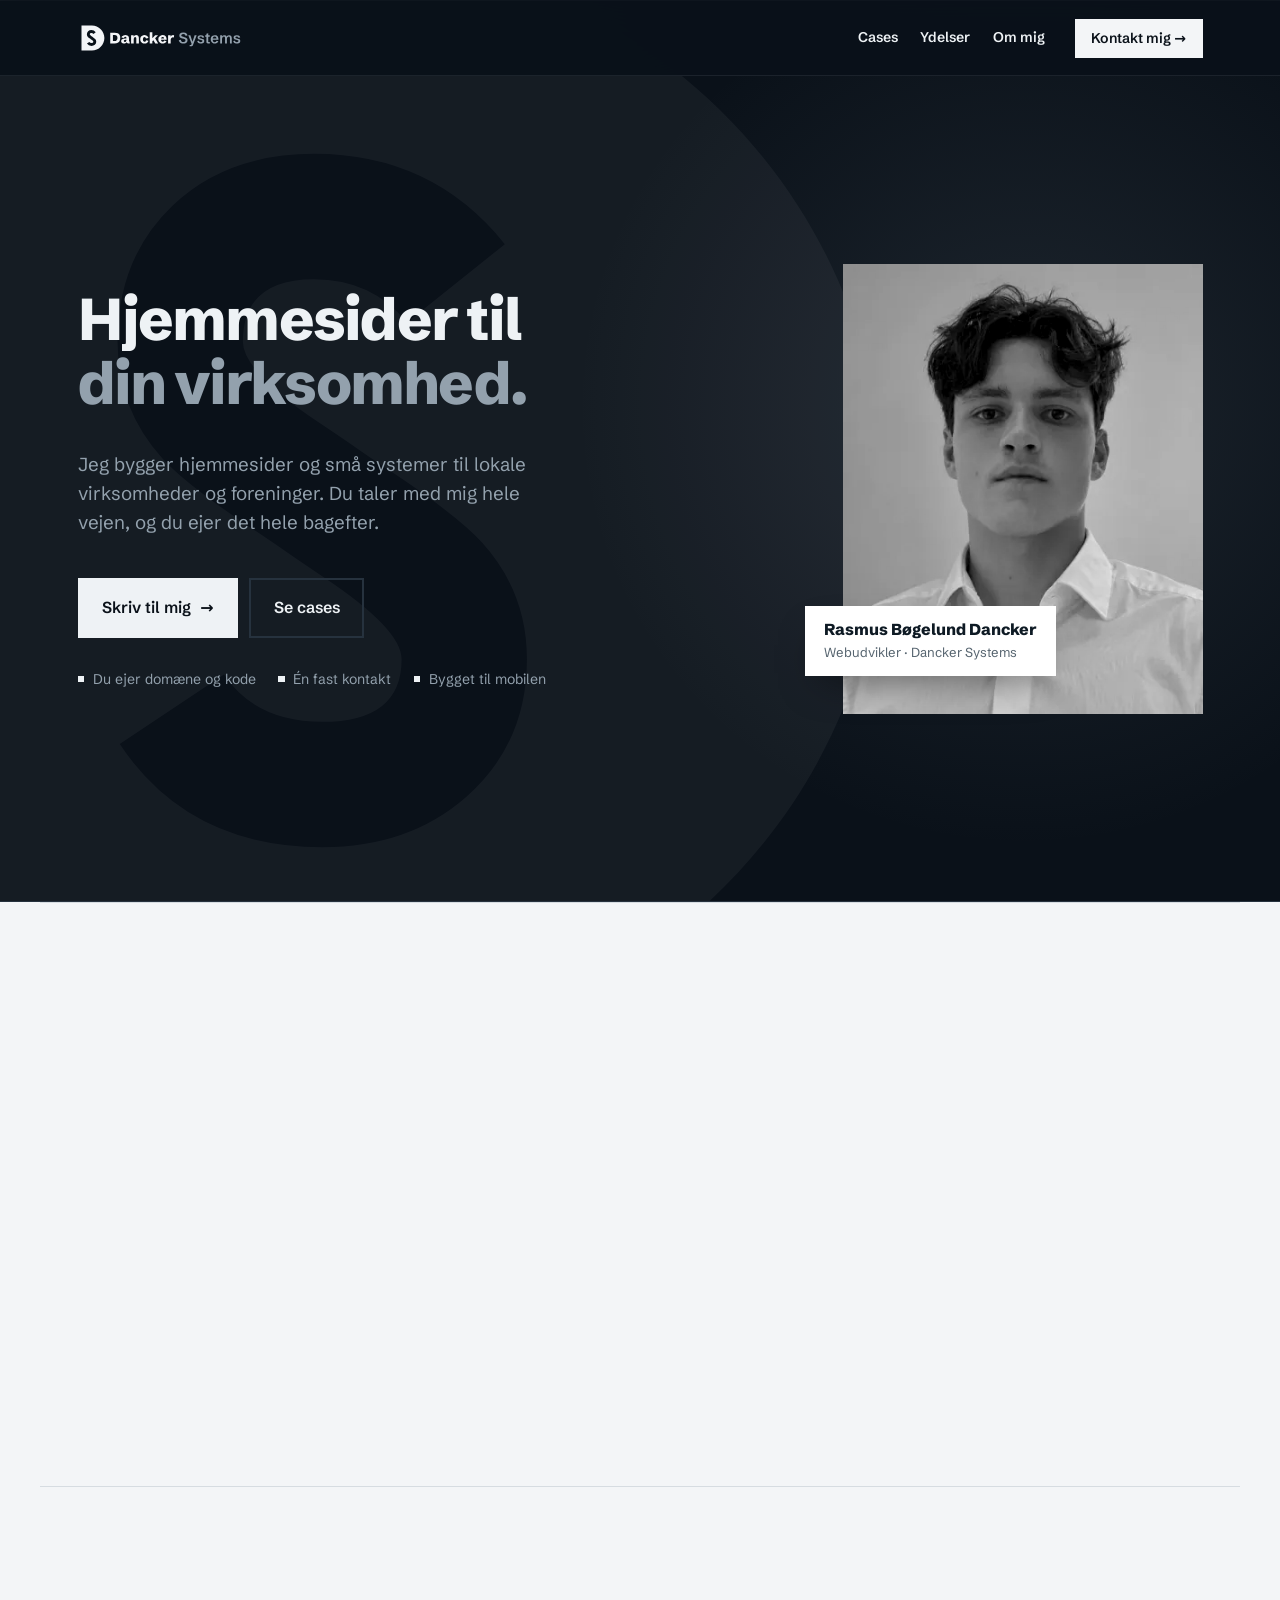
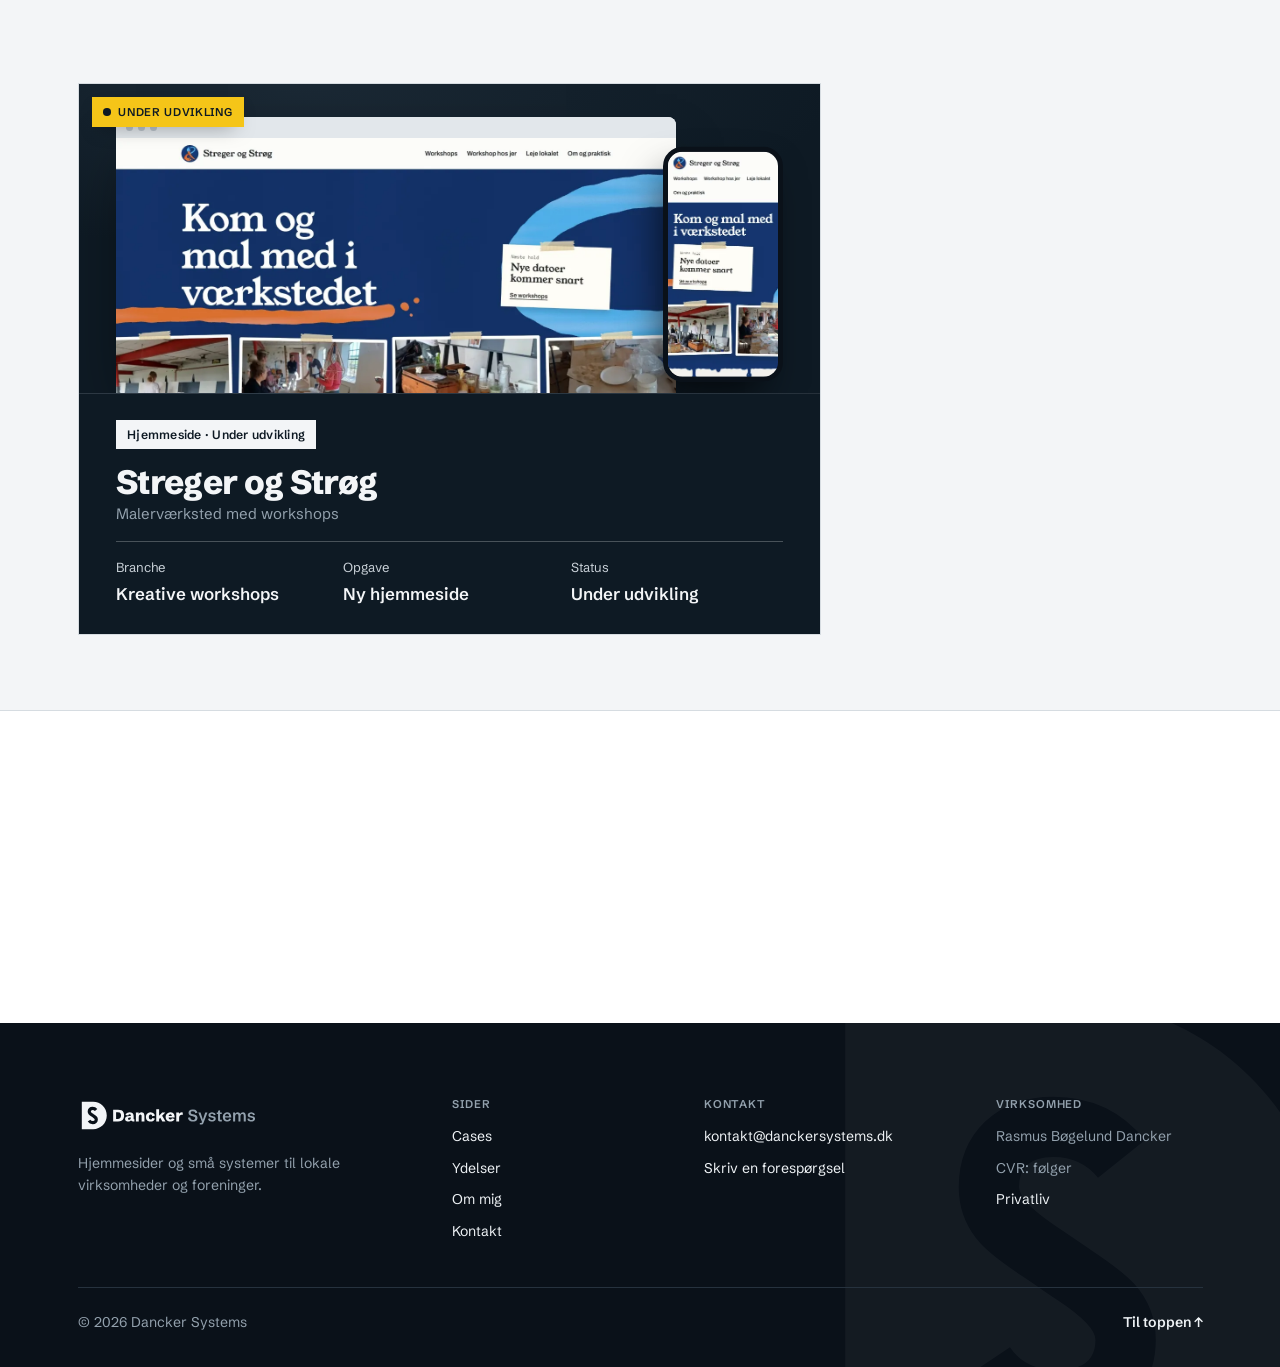
<file: index.html>
<!doctype html>
<html lang="da">
<head>
  <meta charset="utf-8">
  <meta name="viewport" content="width=device-width, initial-scale=1">
  <!-- Streng CSP: kun filer fra vores eget domæne. Kun egne scripts (js/), ingen eksterne kald.
       form-action 'self': formularen må kun sendes til vores egen server (send.php).
       frame-ancestors og HSTS virker ikke i et meta-tag; de sættes som headers hos hostingen. -->
  <meta http-equiv="Content-Security-Policy" content="default-src 'none'; script-src 'self'; style-src 'self'; font-src 'self'; img-src 'self'; base-uri 'none'; form-action 'self'">
  <meta name="referrer" content="no-referrer">
  <title>Dancker Systems – hjemmesider til lokale virksomheder</title>
  <meta name="description" content="Hjemmesider og små systemer til lokale virksomheder og foreninger. Du taler med den, der bygger siden, og du ejer domæne, kode og indhold.">
  <!-- Deling på sociale medier (Open Graph). Billedet skal have fuld adresse med domænet. -->
  <link rel="canonical" href="https://danckersystems.dk/">
  <meta property="og:type" content="website">
  <meta property="og:site_name" content="Dancker Systems">
  <meta property="og:locale" content="da_DK">
  <meta property="og:title" content="Dancker Systems – hjemmesider til lokale virksomheder">
  <meta property="og:description" content="Hjemmesider og små systemer til lokale virksomheder og foreninger. Du taler med den, der bygger siden, og du ejer domæne, kode og indhold.">
  <meta property="og:url" content="https://danckersystems.dk/">
  <meta property="og:image" content="https://danckersystems.dk/img/og-image.png">
  <meta property="og:image:width" content="1200">
  <meta property="og:image:height" content="630">
  <meta property="og:image:alt" content="Dancker Systems – hjemmesider og systemer, der er bygget ordentligt.">
  <meta name="twitter:card" content="summary_large_image">
  <meta name="color-scheme" content="light dark">
  <link rel="icon" href="favicon.ico" sizes="32x32">
  <link rel="icon" href="favicon.svg" type="image/svg+xml">
  <link rel="apple-touch-icon" href="apple-touch-icon-180.png">
  <link rel="preload" href="fonts/SchibstedGrotesk-800.woff2" as="font" type="font/woff2" crossorigin>
  <link rel="stylesheet" href="style.css?v=202610240932">
  <!-- Struktureret data om virksomheden til Google. Adresse og CVR tilføjes, når de findes. -->
  <script type="application/ld+json">
  {"@context":"https://schema.org","@type":"ProfessionalService","name":"Dancker Systems","url":"https://danckersystems.dk/","logo":"https://danckersystems.dk/img/og-image.png","image":"https://danckersystems.dk/img/og-image.png","email":"kontakt@danckersystems.dk","description":"Hjemmesider og små systemer til lokale virksomheder og foreninger.","founder":{"@type":"Person","name":"Rasmus Bøgelund Dancker"},"areaServed":{"@type":"Country","name":"Danmark"},"knowsLanguage":"da"}
  </script>
</head>
<body>
  <a class="skip" href="#indhold">Spring til indhold</a>

  <!-- MENU: den samme på alle sider. Ændrer du den, så ret den i alle .html-filer. -->
  <div class="moerk-flade top-bar">
  <header class="top wrap">
    <a class="logo" href="index.html" aria-label="Dancker Systems, til forsiden">
      <img src="img/logo-vandret-paa-moerk.svg" alt="Dancker Systems" width="200" height="39">
    </a>
    <nav aria-label="Hovedmenu">
      <ul>
        <li><a href="cases.html">Cases</a></li>
        <li><a href="ydelser.html">Ydelser</a></li>
        <li><a href="om.html">Om mig</a></li>
        <li><a class="nav-kontakt" href="kontakt.html">Kontakt mig <span aria-hidden="true">→</span></a></li>
      </ul>
    </nav>
  </header>
  </div>

  <main id="indhold">

    <!-- ===== Toppen ===== -->
    <div class="moerk-flade hero-flade">
    <section class="hero wrap" aria-labelledby="hero-titel">
      <div class="hero-tekst">
      <h1 id="hero-titel" class="hero-titel">
        <span class="linje"><span class="ind">Hjemmesider til</span></span>
        <span class="linje"><span class="ind">
          <!-- Ordene skifter med en CSS-animation. Skærmlæsere får den faste tekst i stedet. -->
          <span class="skift" aria-hidden="true"><span class="skift-liste">
            <span>din virksomhed.</span>
            <span>frisøren.</span>
            <span>tømreren.</span>
            <span>bageren.</span>
            <span>fodboldklubben.</span>
            <span>din virksomhed.</span><!-- gentagelse af første ord, så løkken er sømløs -->
          </span></span>
          <span class="sr-only">lokale virksomheder og foreninger.</span>
        </span></span>
      </h1>

      <p class="hero-lead ind">Jeg bygger hjemmesider og små systemer til lokale virksomheder og foreninger. Du taler med mig hele vejen, og du ejer det hele bagefter.</p>
      <p class="hero-knapper ind">
        <a class="knap" href="kontakt.html">Skriv til mig <span aria-hidden="true">→</span></a>
        <a class="knap knap-kant" href="#cases">Se cases</a>
      </p>
      <!-- Tre korte tillidspunkter. Alle er ting, Rasmus faktisk lover. -->
      <ul class="hero-tillid ind">
        <li>Du ejer domæne og kode</li>
        <li>Én fast kontakt</li>
        <li>Bygget til mobilen</li>
      </ul>
      </div>

      <!-- Portræt i sort-hvid (CSS-filter) med et lyst navnekort ovenpå -->
      <figure class="hero-foto">
        <img src="img/rasmus.webp" srcset="img/rasmus-400.webp 400w, img/rasmus.webp 720w" sizes="(min-width: 60rem) 23rem, calc(100vw - 2rem)" alt="Rasmus Bøgelund Dancker" width="720" height="900" fetchpriority="high">
        <figcaption class="navnekort lys-flade">
          <strong>Rasmus Bøgelund Dancker</strong>
          <span>Webudvikler · Dancker Systems</span>
        </figcaption>
      </figure>
    </section>
    </div>

    <!-- ===== Det laver jeg (kort, med links til Ydelser) ===== -->
    <section id="ydelser" class="sektion wrap" aria-labelledby="ydelser-titel">
      <header class="sektion-hoved">
        <h2 id="ydelser-titel" class="sektion-titel">Det laver jeg</h2>
        <p class="sektion-intro">Din hjemmeside er ofte det første, en ny kunde ser. Den skal give lyst til at tage kontakt.</p>
      </header>
      <ul class="ydelser">
        <li>
          <h3><a class="strakt-link" href="ydelser.html#hjemmesider">Hjemmesider</a></h3>
          <p>En ny side fra bunden, eller en gammel side, der trænger til et løft.</p>
        </li>
        <li>
          <h3><a class="strakt-link" href="ydelser.html#systemer">Små systemer</a></h3>
          <p>Booking, bestillinger eller medlemslister. Det, der i dag ligger i et regneark.</p>
        </li>
        <li>
          <h3><a class="strakt-link" href="ydelser.html#drift">Drift</a></h3>
          <p>Jeg holder siden kørende og opdateret, så du kan passe din forretning.</p>
        </li>
      </ul>
    </section>

    <!-- ===== Cases ===== -->
    <section id="cases" class="sektion wrap" aria-labelledby="cases-titel">
      <header class="sektion-hoved">
        <h2 id="cases-titel" class="sektion-titel">Cases</h2>
        <p class="sektion-intro">Udvalgte sider, jeg har bygget. <a class="tekst-link" href="cases.html">Alle cases <span aria-hidden="true">→</span></a></p>
      </header>

      <div class="cases">
        <!-- Referencesag: Rasmus' mors side. Siden er ikke færdig, derfor "Under udvikling".
             Hele kortet er klikbart via linket i titlen (se .strakt-link i style.css). -->
        <article class="case case-stor">
          <div class="case-media">
            <!-- Tydeligt mærke: siden er ikke færdig -->
            <span class="status-maerke"><i aria-hidden="true"></i>Under udvikling</span>
            <div class="browser-ramme">
              <span class="browser-bar" aria-hidden="true"><i></i><i></i><i></i></span>
              <img src="img/case-streger-desktop.webp" srcset="img/case-streger-desktop-640.webp 640w, img/case-streger-desktop.webp 1280w" sizes="(min-width: 60rem) 42rem, 80vw" alt="Forsiden af Streger og Strøg på computer" width="1280" height="582" loading="lazy">
            </div>
            <img class="case-mobil" src="img/case-streger-mobil.webp" srcset="img/case-streger-mobil-240.webp 240w, img/case-streger-mobil.webp 420w" sizes="(min-width: 48rem) 9rem, 5rem" alt="Forsiden af Streger og Strøg på mobil" width="420" height="860" loading="lazy">
          </div>
          <div class="case-indhold">
            <p class="tag">Hjemmeside · Under udvikling</p>
            <h3><a class="strakt-link" href="case-streger-og-stroeg.html">Streger og Strøg</a> <span>Malerværksted med workshops</span></h3>
            <dl class="case-fakta">
              <div><dt>Branche</dt><dd>Kreative workshops</dd></div>
              <div><dt>Opgave</dt><dd>Ny hjemmeside</dd></div>
              <div><dt>Status</dt><dd>Under udvikling</dd></div>
            </dl>
          </div>
        </article>

        <a class="case case-cta lys-flade" href="kontakt.html">
          <div class="case-indhold">
            <h3>Næste case kunne være din.</h3>
            <p>Har du en side, der trænger til et løft, eller har du slet ingen?</p>
            <span class="pil" aria-hidden="true">→</span>
          </div>
        </a>
      </div>
    </section>



    <section class="cta-baand lys-flade" aria-labelledby="cta-titel">
      <div class="wrap cta-gitter">
        <h2 id="cta-titel" class="kontakt-stor">Skal vi tage en snak?</h2>
        <div>
          <p class="kontakt-tekst">Fortæl kort, hvad du har brug for. Jeg svarer inden for to hverdage.</p>
          <p class="cta-knapper">
            <a class="knap" href="kontakt.html">Kontakt mig <span aria-hidden="true">→</span></a>
            <a class="kontakt-mail" href="mailto:kontakt@danckersystems.dk">kontakt@danckersystems.dk</a>
          </p>
        </div>
      </div>
    </section>

  </main>

  <!-- Fast kontaktknap nederst på skærmen, kun på mobil (se .mobil-cta i style.css) -->
  <a class="mobil-cta" href="kontakt.html">Kontakt mig <span aria-hidden="true">→</span></a>

  <!-- BUND: den samme på alle sider. Altid mørk, så den spejler toppen. -->
  <footer class="bund moerk-flade">
    <div class="wrap">
      <div class="bund-gitter">
        <div class="bund-om">
          <a href="index.html" aria-label="Dancker Systems, til forsiden">
            <img class="bund-logo" src="img/logo-vandret-paa-moerk.svg" alt="Dancker Systems" width="200" height="39" loading="lazy">
          </a>
          <p>Hjemmesider og små systemer til lokale virksomheder og foreninger.</p>
        </div>
        <nav class="bund-kolonne" aria-label="Sider">
          <h2>Sider</h2>
          <ul>
            <li><a href="cases.html">Cases</a></li>
            <li><a href="ydelser.html">Ydelser</a></li>
            <li><a href="om.html">Om mig</a></li>
            <li><a href="kontakt.html">Kontakt</a></li>
          </ul>
        </nav>
        <div class="bund-kolonne">
          <h2>Kontakt</h2>
          <ul>
            <li><a href="mailto:kontakt@danckersystems.dk">kontakt@danckersystems.dk</a></li>
            <li><a href="kontakt.html">Skriv en forespørgsel</a></li>
          </ul>
        </div>
        <div class="bund-kolonne">
          <h2>Virksomhed</h2>
          <ul>
            <li>Rasmus Bøgelund Dancker</li>
            <li>CVR: følger</li>
            <li><a href="privatliv.html">Privatliv</a></li>
          </ul>
        </div>
      </div>
      <div class="bund-linje">
        <p>© 2026 Dancker Systems</p>
        <a class="til-toppen" href="#indhold">Til toppen <span aria-hidden="true">↑</span></a>
      </div>
    </div>
  </footer>

  <!-- Bevægelse. Defer: scriptsene hentes uden at blokere og køres i rækkefølge, når HTML er læst. -->
  <script src="js/vendor/gsap.min.js" defer></script>
  <script src="js/vendor/ScrollTrigger.min.js" defer></script>
  <script src="js/vendor/SplitText.min.js" defer></script>
  <script src="js/vendor/lenis.min.js" defer></script>
  <script src="js/main.js?v=202610241519" defer></script>
</body>
</html>
</file>
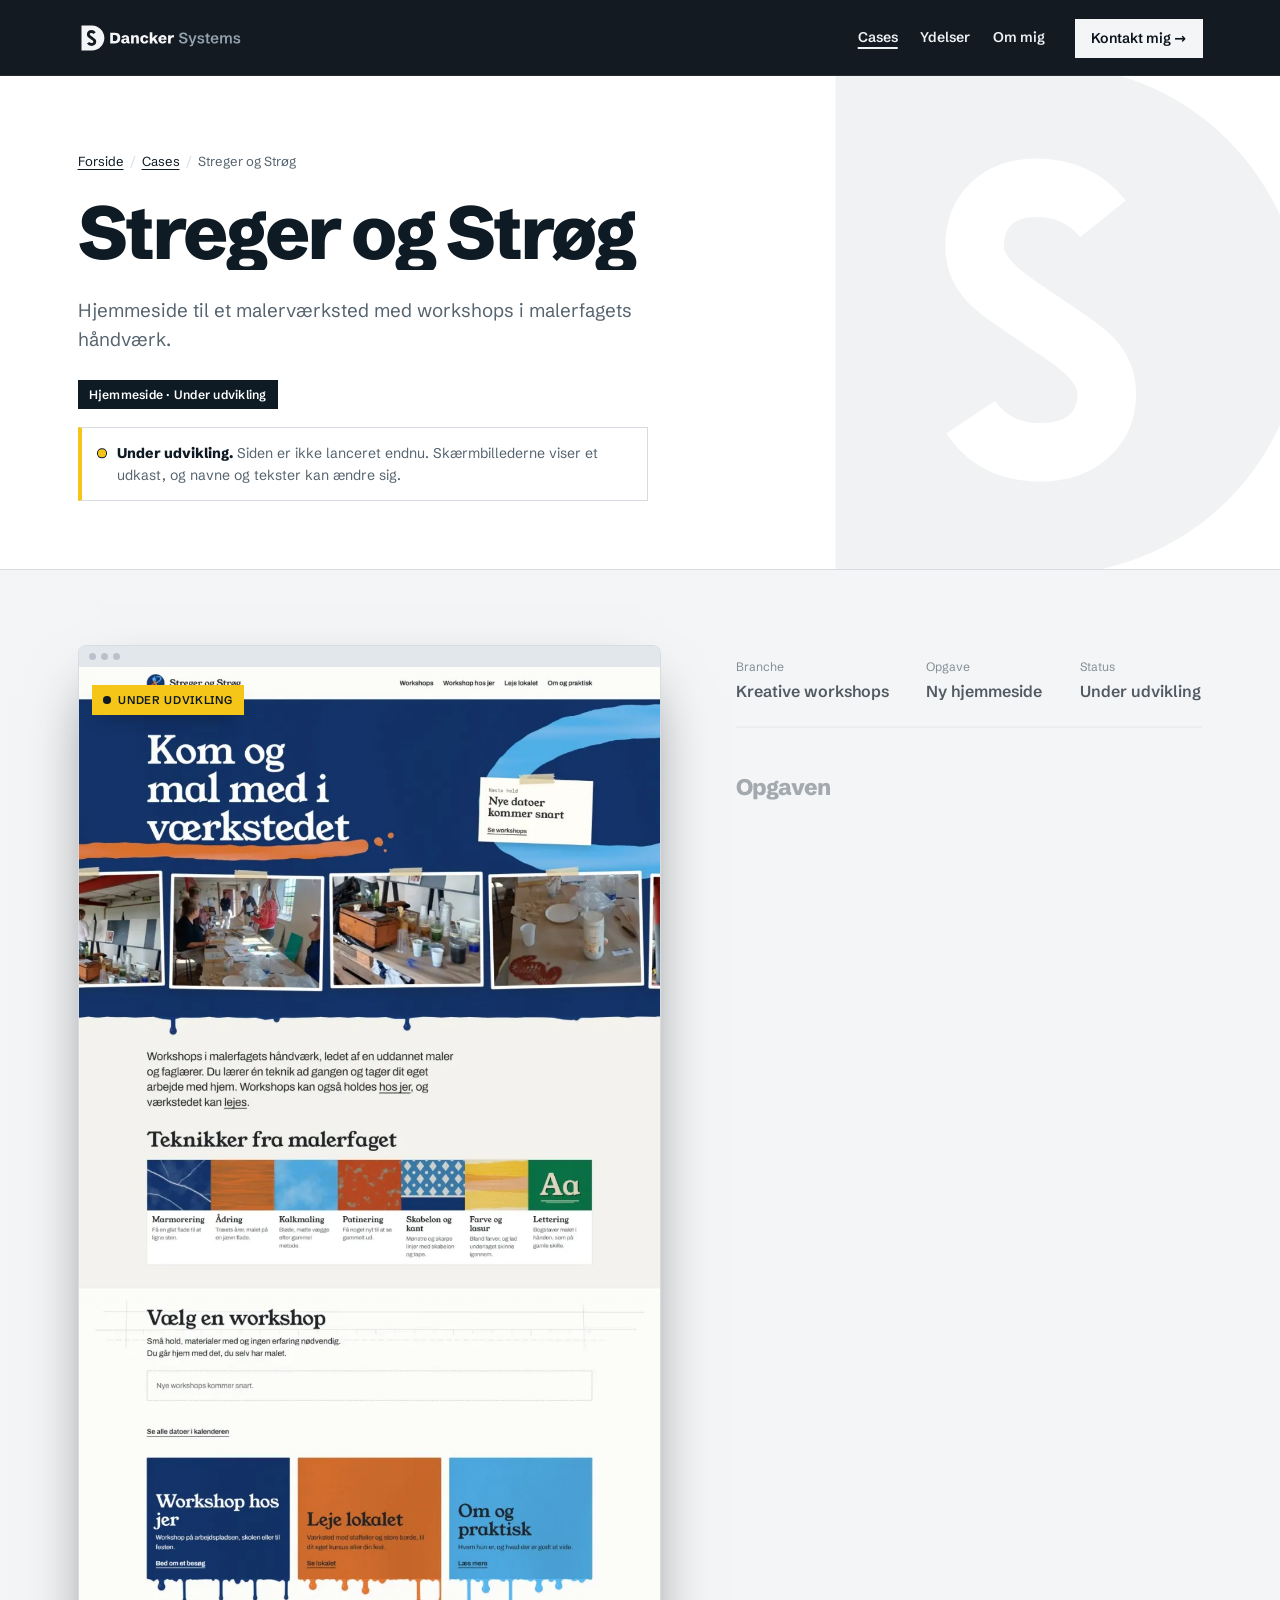
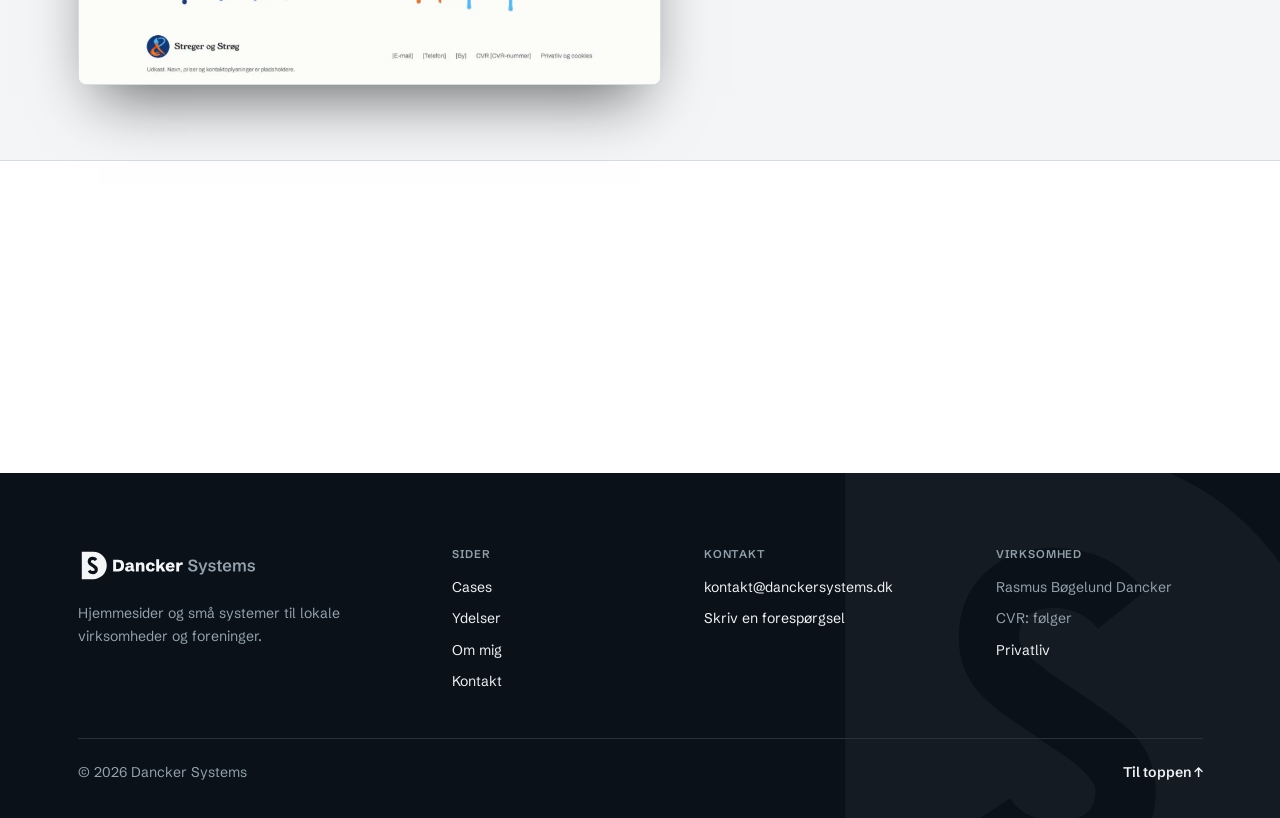
<file: case-streger-og-stroeg.html>
<!doctype html>
<html lang="da">
<head>
  <meta charset="utf-8">
  <meta name="viewport" content="width=device-width, initial-scale=1">
  <!-- Streng CSP: kun filer fra vores eget domæne. Kun egne scripts (js/), ingen eksterne kald.
       form-action 'self': formularen må kun sendes til vores egen server (send.php).
       frame-ancestors og HSTS virker ikke i et meta-tag; de sættes som headers hos hostingen. -->
  <meta http-equiv="Content-Security-Policy" content="default-src 'none'; script-src 'self'; style-src 'self'; font-src 'self'; img-src 'self'; base-uri 'none'; form-action 'self'">
  <meta name="referrer" content="no-referrer">
  <title>Streger og Strøg – case – Dancker Systems</title>
  <meta name="description" content="Case: hjemmeside til Streger og Strøg, et malerværksted med workshops. Under udvikling.">
  <!-- Deling på sociale medier (Open Graph). Billedet skal have fuld adresse med domænet. -->
  <link rel="canonical" href="https://danckersystems.dk/case-streger-og-stroeg.html">
  <meta property="og:type" content="website">
  <meta property="og:site_name" content="Dancker Systems">
  <meta property="og:locale" content="da_DK">
  <meta property="og:title" content="Streger og Strøg – case – Dancker Systems">
  <meta property="og:description" content="Case: hjemmeside til Streger og Strøg, et malerværksted med workshops. Under udvikling.">
  <meta property="og:url" content="https://danckersystems.dk/case-streger-og-stroeg.html">
  <meta property="og:image" content="https://danckersystems.dk/img/og-image.png">
  <meta property="og:image:width" content="1200">
  <meta property="og:image:height" content="630">
  <meta property="og:image:alt" content="Dancker Systems – hjemmesider og systemer, der er bygget ordentligt.">
  <meta name="twitter:card" content="summary_large_image">
  <meta name="color-scheme" content="light dark">
  <link rel="icon" href="favicon.ico" sizes="32x32">
  <link rel="icon" href="favicon.svg" type="image/svg+xml">
  <link rel="apple-touch-icon" href="apple-touch-icon-180.png">
  <link rel="preload" href="fonts/SchibstedGrotesk-800.woff2" as="font" type="font/woff2" crossorigin>
  <link rel="stylesheet" href="style.css?v=202610240932">
</head>
<body>
  <a class="skip" href="#indhold">Spring til indhold</a>

  <!-- MENU: den samme på alle sider. Ændrer du den, så ret den i alle .html-filer. -->
  <div class="moerk-flade top-bar">
  <header class="top wrap">
    <a class="logo" href="index.html" aria-label="Dancker Systems, til forsiden">
      <img src="img/logo-vandret-paa-moerk.svg" alt="Dancker Systems" width="200" height="39">
    </a>
    <nav aria-label="Hovedmenu">
      <ul>
        <li><a href="cases.html" aria-current="page">Cases</a></li>
        <li><a href="ydelser.html">Ydelser</a></li>
        <li><a href="om.html">Om mig</a></li>
        <li><a class="nav-kontakt" href="kontakt.html">Kontakt mig <span aria-hidden="true">→</span></a></li>
      </ul>
    </nav>
  </header>
  </div>

  <main id="indhold">

    <div class="lys-flade side-flade">
      <header class="side-hoved wrap">
        <!-- Brødkrummer: viser, hvor man er, og gør det let at gå et niveau op -->
        <nav class="broedkrummer" aria-label="Brødkrummer">
          <ol>
            <li><a href="index.html">Forside</a></li>
            <li><a href="cases.html">Cases</a></li>
            <li aria-current="page">Streger og Strøg</li>
          </ol>
        </nav>
        <script type="application/ld+json">
        {"@context":"https://schema.org","@type":"BreadcrumbList","itemListElement":[{"@type":"ListItem","position":1,"name":"Forside","item":"https://danckersystems.dk/"},{"@type":"ListItem","position":2,"name":"Cases","item":"https://danckersystems.dk/cases.html"},{"@type":"ListItem","position":3,"name":"Streger og Strøg"}]}
        </script>
        <h1 class="side-titel"><span class="linje"><span class="ind">Streger og Strøg</span></span></h1>
        <p class="side-intro ind">Hjemmeside til et malerværksted med workshops i malerfagets håndværk.</p>
        <p class="tag side-tag ind">Hjemmeside · Under udvikling</p>
        <!-- Tydelig besked om, at casen ikke er færdig -->
        <p class="status-boks ind"><i aria-hidden="true"></i><span><strong>Under udvikling.</strong> Siden er ikke lanceret endnu. Skærmbillederne viser et udkast, og navne og tekster kan ændre sig.</span></p>
      </header>
    </div>

    <section class="sektion wrap case-side" aria-label="Om casen">
      <!-- Hele forsiden i et browservindue -->
      <div class="browser-ramme case-hel">
        <span class="status-maerke"><i aria-hidden="true"></i>Under udvikling</span>
        <span class="browser-bar" aria-hidden="true"><i></i><i></i><i></i></span>
        <img src="img/case-streger-hel.webp" srcset="img/case-streger-hel-600.webp 600w, img/case-streger-hel.webp 1000w" sizes="(min-width: 60rem) 40rem, calc(100vw - 2rem)" alt="Hele forsiden af Streger og Strøg på computer" width="1000" height="1750" loading="lazy">
      </div>

      <div class="case-tekst">
        <dl class="fakta-liste">
          <div><dt>Branche</dt><dd>Kreative workshops</dd></div>
          <div><dt>Opgave</dt><dd>Ny hjemmeside</dd></div>
          <div><dt>Status</dt><dd>Under udvikling</dd></div>
        </dl>

        <h2>Opgaven</h2>
        <p>Streger og Strøg holder workshops i malerfagets håndværk, som marmorering, ådring og kalkmaling. Siden skal vise de kommende workshops, forklare teknikkerne og gøre det let at spørge om en workshop ude hos jer eller at leje værkstedet.</p>

        <h2>Løsningen</h2>
        <p>En varm, håndlavet stil med penselstrøg, tape og drypkanter, der passer til et værksted. Billeder fra rigtige workshops øverst, og teknikkerne vist som farveprøver. Siden er lavet til både mobil og computer.</p>

        <img class="case-mobil-stor" src="img/case-streger-mobil.webp" srcset="img/case-streger-mobil-240.webp 240w, img/case-streger-mobil.webp 420w" sizes="9rem" alt="Forsiden af Streger og Strøg på mobil" width="420" height="860" loading="lazy">

        <p class="case-note">Siden er ikke lanceret endnu. Navne og tekster på den er et udkast.</p>
        <p><a class="tekst-link" href="cases.html"><span aria-hidden="true">←</span> Alle cases</a></p>
      </div>
    </section>

    <section class="cta-baand lys-flade" aria-labelledby="cta-titel">
      <div class="wrap cta-gitter">
        <h2 id="cta-titel" class="kontakt-stor">Skal vi tage en snak?</h2>
        <div>
          <p class="kontakt-tekst">Fortæl kort, hvad du har brug for. Jeg svarer inden for to hverdage.</p>
          <p class="cta-knapper">
            <a class="knap" href="kontakt.html">Kontakt mig <span aria-hidden="true">→</span></a>
            <a class="kontakt-mail" href="mailto:kontakt@danckersystems.dk">kontakt@danckersystems.dk</a>
          </p>
        </div>
      </div>
    </section>

  </main>

  <!-- Fast kontaktknap nederst på skærmen, kun på mobil (se .mobil-cta i style.css) -->
  <a class="mobil-cta" href="kontakt.html">Kontakt mig <span aria-hidden="true">→</span></a>

  <!-- BUND: den samme på alle sider. Altid mørk, så den spejler toppen. -->
  <footer class="bund moerk-flade">
    <div class="wrap">
      <div class="bund-gitter">
        <div class="bund-om">
          <a href="index.html" aria-label="Dancker Systems, til forsiden">
            <img class="bund-logo" src="img/logo-vandret-paa-moerk.svg" alt="Dancker Systems" width="200" height="39" loading="lazy">
          </a>
          <p>Hjemmesider og små systemer til lokale virksomheder og foreninger.</p>
        </div>
        <nav class="bund-kolonne" aria-label="Sider">
          <h2>Sider</h2>
          <ul>
            <li><a href="cases.html">Cases</a></li>
            <li><a href="ydelser.html">Ydelser</a></li>
            <li><a href="om.html">Om mig</a></li>
            <li><a href="kontakt.html">Kontakt</a></li>
          </ul>
        </nav>
        <div class="bund-kolonne">
          <h2>Kontakt</h2>
          <ul>
            <li><a href="mailto:kontakt@danckersystems.dk">kontakt@danckersystems.dk</a></li>
            <li><a href="kontakt.html">Skriv en forespørgsel</a></li>
          </ul>
        </div>
        <div class="bund-kolonne">
          <h2>Virksomhed</h2>
          <ul>
            <li>Rasmus Bøgelund Dancker</li>
            <li>CVR: følger</li>
            <li><a href="privatliv.html">Privatliv</a></li>
          </ul>
        </div>
      </div>
      <div class="bund-linje">
        <p>© 2026 Dancker Systems</p>
        <a class="til-toppen" href="#indhold">Til toppen <span aria-hidden="true">↑</span></a>
      </div>
    </div>
  </footer>

  <!-- Bevægelse. Defer: scriptsene hentes uden at blokere og køres i rækkefølge, når HTML er læst. -->
  <script src="js/vendor/gsap.min.js" defer></script>
  <script src="js/vendor/ScrollTrigger.min.js" defer></script>
  <script src="js/vendor/SplitText.min.js" defer></script>
  <script src="js/vendor/lenis.min.js" defer></script>
  <script src="js/main.js?v=202610241519" defer></script>
</body>
</html>
</file>
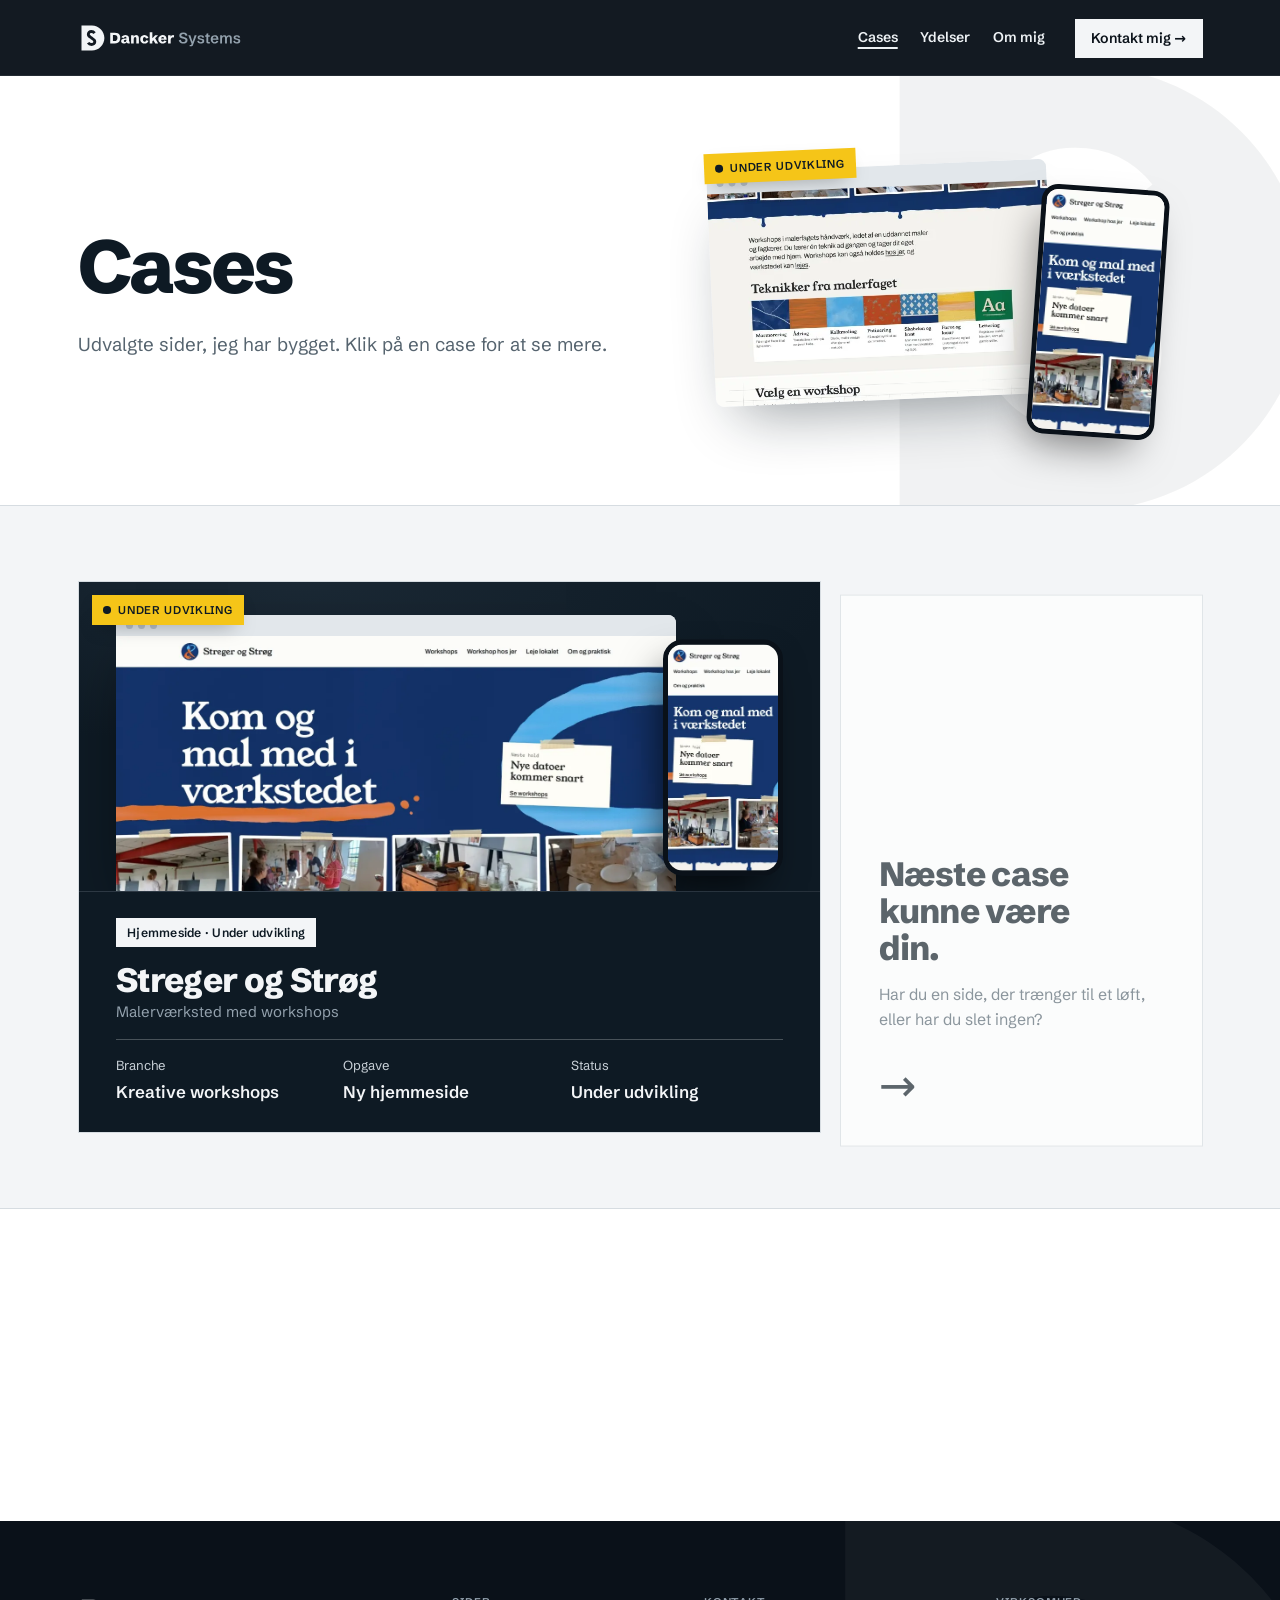
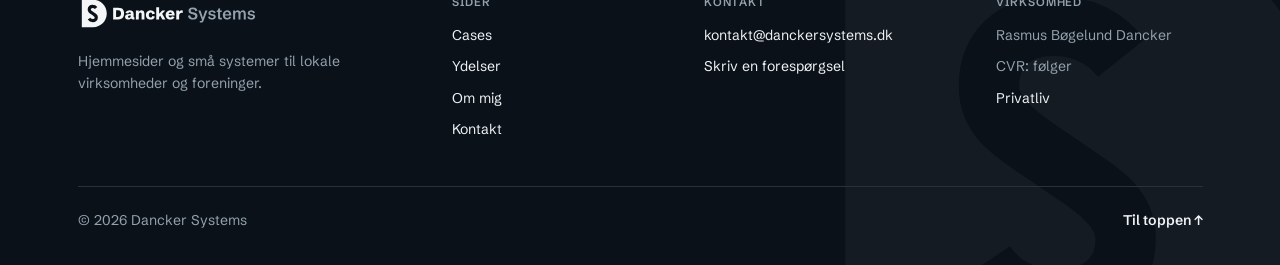
<file: cases.html>
<!doctype html>
<html lang="da">
<head>
  <meta charset="utf-8">
  <meta name="viewport" content="width=device-width, initial-scale=1">
  <!-- Streng CSP: kun filer fra vores eget domæne. Kun egne scripts (js/), ingen eksterne kald.
       form-action 'self': formularen må kun sendes til vores egen server (send.php).
       frame-ancestors og HSTS virker ikke i et meta-tag; de sættes som headers hos hostingen. -->
  <meta http-equiv="Content-Security-Policy" content="default-src 'none'; script-src 'self'; style-src 'self'; font-src 'self'; img-src 'self'; base-uri 'none'; form-action 'self'">
  <meta name="referrer" content="no-referrer">
  <title>Cases – Dancker Systems</title>
  <meta name="description" content="Hjemmesider, Dancker Systems har bygget til lokale virksomheder og foreninger.">
  <!-- Deling på sociale medier (Open Graph). Billedet skal have fuld adresse med domænet. -->
  <link rel="canonical" href="https://danckersystems.dk/cases.html">
  <meta property="og:type" content="website">
  <meta property="og:site_name" content="Dancker Systems">
  <meta property="og:locale" content="da_DK">
  <meta property="og:title" content="Cases – Dancker Systems">
  <meta property="og:description" content="Hjemmesider, Dancker Systems har bygget til lokale virksomheder og foreninger.">
  <meta property="og:url" content="https://danckersystems.dk/cases.html">
  <meta property="og:image" content="https://danckersystems.dk/img/og-image.png">
  <meta property="og:image:width" content="1200">
  <meta property="og:image:height" content="630">
  <meta property="og:image:alt" content="Dancker Systems – hjemmesider og systemer, der er bygget ordentligt.">
  <meta name="twitter:card" content="summary_large_image">
  <meta name="color-scheme" content="light dark">
  <link rel="icon" href="favicon.ico" sizes="32x32">
  <link rel="icon" href="favicon.svg" type="image/svg+xml">
  <link rel="apple-touch-icon" href="apple-touch-icon-180.png">
  <link rel="preload" href="fonts/SchibstedGrotesk-800.woff2" as="font" type="font/woff2" crossorigin>
  <link rel="stylesheet" href="style.css?v=202610240932">
</head>
<body>
  <a class="skip" href="#indhold">Spring til indhold</a>

  <!-- MENU: den samme på alle sider. Ændrer du den, så ret den i alle .html-filer. -->
  <div class="moerk-flade top-bar">
  <header class="top wrap">
    <a class="logo" href="index.html" aria-label="Dancker Systems, til forsiden">
      <img src="img/logo-vandret-paa-moerk.svg" alt="Dancker Systems" width="200" height="39">
    </a>
    <nav aria-label="Hovedmenu">
      <ul>
        <li><a href="cases.html" aria-current="page">Cases</a></li>
        <li><a href="ydelser.html">Ydelser</a></li>
        <li><a href="om.html">Om mig</a></li>
        <li><a class="nav-kontakt" href="kontakt.html">Kontakt mig <span aria-hidden="true">→</span></a></li>
      </ul>
    </nav>
  </header>
  </div>

  <main id="indhold">

    <div class="lys-flade side-flade">
      <header class="side-hoved side-hoved-delt wrap">
        <div>
          <h1 class="side-titel"><span class="linje"><span class="ind">Cases</span></span></h1>
          <p class="side-intro ind">Udvalgte sider, jeg har bygget. Klik på en case for at se mere.</p>
        </div>
        <!-- Collage af den seneste case: computer og mobil, lidt på skrå -->
        <a class="collage" href="case-streger-og-stroeg.html" aria-label="Se casen Streger og Strøg (under udvikling)">
          <span class="status-maerke"><i aria-hidden="true"></i>Under udvikling</span>
          <span class="browser-ramme collage-browser">
            <span class="browser-bar" aria-hidden="true"><i></i><i></i><i></i></span>
            <img src="img/case-streger-hel-600.webp" srcset="img/case-streger-hel-600.webp 600w, img/case-streger-hel.webp 1000w" sizes="(min-width: 60rem) 30rem, 85vw" alt="" width="600" height="1050">
          </span>
          <img class="collage-mobil" src="img/case-streger-mobil-240.webp" srcset="img/case-streger-mobil-240.webp 240w, img/case-streger-mobil.webp 420w" sizes="8rem" alt="" width="240" height="491">
        </a>
      </header>
    </div>

    <section class="sektion wrap" aria-label="Cases">

      <div class="cases">
        <!-- Referencesag: Rasmus' mors side. Siden er ikke færdig, derfor "Under udvikling".
             Hele kortet er klikbart via linket i titlen (se .strakt-link i style.css). -->
        <article class="case case-stor">
          <div class="case-media">
            <!-- Tydeligt mærke: siden er ikke færdig -->
            <span class="status-maerke"><i aria-hidden="true"></i>Under udvikling</span>
            <div class="browser-ramme">
              <span class="browser-bar" aria-hidden="true"><i></i><i></i><i></i></span>
              <img src="img/case-streger-desktop.webp" srcset="img/case-streger-desktop-640.webp 640w, img/case-streger-desktop.webp 1280w" sizes="(min-width: 60rem) 42rem, 80vw" alt="Forsiden af Streger og Strøg på computer" width="1280" height="582" loading="lazy">
            </div>
            <img class="case-mobil" src="img/case-streger-mobil.webp" srcset="img/case-streger-mobil-240.webp 240w, img/case-streger-mobil.webp 420w" sizes="(min-width: 48rem) 9rem, 5rem" alt="Forsiden af Streger og Strøg på mobil" width="420" height="860" loading="lazy">
          </div>
          <div class="case-indhold">
            <p class="tag">Hjemmeside · Under udvikling</p>
            <h2><a class="strakt-link" href="case-streger-og-stroeg.html">Streger og Strøg</a> <span>Malerværksted med workshops</span></h2>
            <dl class="case-fakta">
              <div><dt>Branche</dt><dd>Kreative workshops</dd></div>
              <div><dt>Opgave</dt><dd>Ny hjemmeside</dd></div>
              <div><dt>Status</dt><dd>Under udvikling</dd></div>
            </dl>
          </div>
        </article>

        <a class="case case-cta lys-flade" href="kontakt.html">
          <div class="case-indhold">
            <h2>Næste case kunne være din.</h2>
            <p>Har du en side, der trænger til et løft, eller har du slet ingen?</p>
            <span class="pil" aria-hidden="true">→</span>
          </div>
        </a>
      </div>
    </section>

    <section class="cta-baand lys-flade" aria-labelledby="cta-titel">
      <div class="wrap cta-gitter">
        <h2 id="cta-titel" class="kontakt-stor">Skal vi tage en snak?</h2>
        <div>
          <p class="kontakt-tekst">Fortæl kort, hvad du har brug for. Jeg svarer inden for to hverdage.</p>
          <p class="cta-knapper">
            <a class="knap" href="kontakt.html">Kontakt mig <span aria-hidden="true">→</span></a>
            <a class="kontakt-mail" href="mailto:kontakt@danckersystems.dk">kontakt@danckersystems.dk</a>
          </p>
        </div>
      </div>
    </section>

  </main>

  <!-- Fast kontaktknap nederst på skærmen, kun på mobil (se .mobil-cta i style.css) -->
  <a class="mobil-cta" href="kontakt.html">Kontakt mig <span aria-hidden="true">→</span></a>

  <!-- BUND: den samme på alle sider. Altid mørk, så den spejler toppen. -->
  <footer class="bund moerk-flade">
    <div class="wrap">
      <div class="bund-gitter">
        <div class="bund-om">
          <a href="index.html" aria-label="Dancker Systems, til forsiden">
            <img class="bund-logo" src="img/logo-vandret-paa-moerk.svg" alt="Dancker Systems" width="200" height="39" loading="lazy">
          </a>
          <p>Hjemmesider og små systemer til lokale virksomheder og foreninger.</p>
        </div>
        <nav class="bund-kolonne" aria-label="Sider">
          <h2>Sider</h2>
          <ul>
            <li><a href="cases.html">Cases</a></li>
            <li><a href="ydelser.html">Ydelser</a></li>
            <li><a href="om.html">Om mig</a></li>
            <li><a href="kontakt.html">Kontakt</a></li>
          </ul>
        </nav>
        <div class="bund-kolonne">
          <h2>Kontakt</h2>
          <ul>
            <li><a href="mailto:kontakt@danckersystems.dk">kontakt@danckersystems.dk</a></li>
            <li><a href="kontakt.html">Skriv en forespørgsel</a></li>
          </ul>
        </div>
        <div class="bund-kolonne">
          <h2>Virksomhed</h2>
          <ul>
            <li>Rasmus Bøgelund Dancker</li>
            <li>CVR: følger</li>
            <li><a href="privatliv.html">Privatliv</a></li>
          </ul>
        </div>
      </div>
      <div class="bund-linje">
        <p>© 2026 Dancker Systems</p>
        <a class="til-toppen" href="#indhold">Til toppen <span aria-hidden="true">↑</span></a>
      </div>
    </div>
  </footer>

  <!-- Bevægelse. Defer: scriptsene hentes uden at blokere og køres i rækkefølge, når HTML er læst. -->
  <script src="js/vendor/gsap.min.js" defer></script>
  <script src="js/vendor/ScrollTrigger.min.js" defer></script>
  <script src="js/vendor/SplitText.min.js" defer></script>
  <script src="js/vendor/lenis.min.js" defer></script>
  <script src="js/main.js?v=202610241519" defer></script>
</body>
</html>
</file>
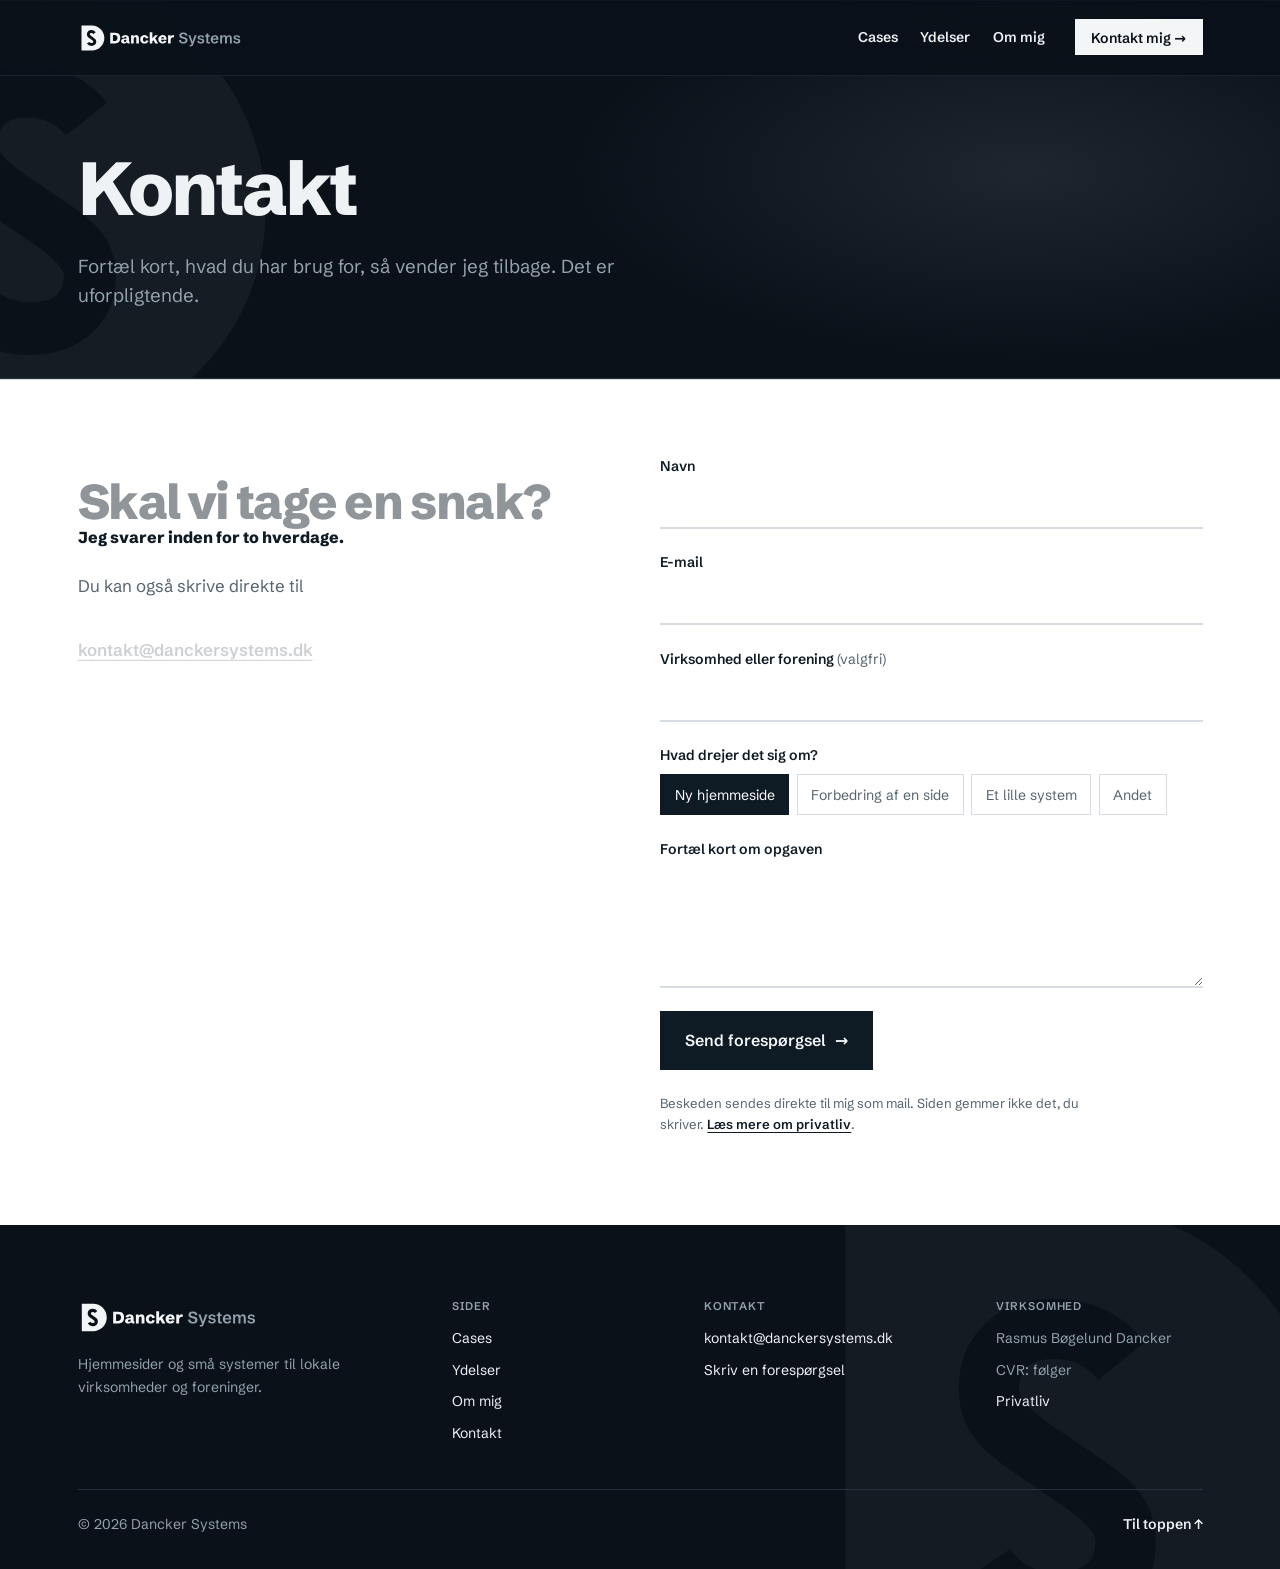
<file: kontakt.html>
<!doctype html>
<html lang="da">
<head>
  <meta charset="utf-8">
  <meta name="viewport" content="width=device-width, initial-scale=1">
  <!-- Streng CSP: kun filer fra vores eget domæne. Kun egne scripts (js/), ingen eksterne kald.
       form-action 'self': formularen må kun sendes til vores egen server (send.php).
       frame-ancestors og HSTS virker ikke i et meta-tag; de sættes som headers hos hostingen. -->
  <meta http-equiv="Content-Security-Policy" content="default-src 'none'; script-src 'self'; style-src 'self'; font-src 'self'; img-src 'self'; base-uri 'none'; form-action 'self'">
  <meta name="referrer" content="no-referrer">
  <title>Kontakt – Dancker Systems</title>
  <meta name="description" content="Skriv til Dancker Systems om en ny hjemmeside, en forbedring af din side eller et lille system.">
  <!-- Deling på sociale medier (Open Graph). Billedet skal have fuld adresse med domænet. -->
  <link rel="canonical" href="https://danckersystems.dk/kontakt.html">
  <meta property="og:type" content="website">
  <meta property="og:site_name" content="Dancker Systems">
  <meta property="og:locale" content="da_DK">
  <meta property="og:title" content="Kontakt – Dancker Systems">
  <meta property="og:description" content="Skriv til Dancker Systems om en ny hjemmeside, en forbedring af din side eller et lille system.">
  <meta property="og:url" content="https://danckersystems.dk/kontakt.html">
  <meta property="og:image" content="https://danckersystems.dk/img/og-image.png">
  <meta property="og:image:width" content="1200">
  <meta property="og:image:height" content="630">
  <meta property="og:image:alt" content="Dancker Systems – hjemmesider og systemer, der er bygget ordentligt.">
  <meta name="twitter:card" content="summary_large_image">
  <meta name="color-scheme" content="light dark">
  <link rel="icon" href="favicon.ico" sizes="32x32">
  <link rel="icon" href="favicon.svg" type="image/svg+xml">
  <link rel="apple-touch-icon" href="apple-touch-icon-180.png">
  <link rel="preload" href="fonts/SchibstedGrotesk-800.woff2" as="font" type="font/woff2" crossorigin>
  <link rel="stylesheet" href="style.css?v=202610240932">
</head>
<body>
  <a class="skip" href="#indhold">Spring til indhold</a>

  <!-- MENU: den samme på alle sider. Ændrer du den, så ret den i alle .html-filer. -->
  <div class="moerk-flade top-bar">
  <header class="top wrap">
    <a class="logo" href="index.html" aria-label="Dancker Systems, til forsiden">
      <img src="img/logo-vandret-paa-moerk.svg" alt="Dancker Systems" width="200" height="39">
    </a>
    <nav aria-label="Hovedmenu">
      <ul>
        <li><a href="cases.html">Cases</a></li>
        <li><a href="ydelser.html">Ydelser</a></li>
        <li><a href="om.html">Om mig</a></li>
        <li><a class="nav-kontakt" href="kontakt.html" aria-current="page">Kontakt mig <span aria-hidden="true">→</span></a></li>
      </ul>
    </nav>
  </header>
  </div>

  <main id="indhold">

    <div class="moerk-flade hero-flade">
      <header class="side-hoved wrap">
        <h1 class="side-titel"><span class="linje"><span class="ind">Kontakt</span></span></h1>
        <p class="side-intro ind">Fortæl kort, hvad du har brug for, så vender jeg tilbage. Det er uforpligtende.</p>
        
      </header>
    </div>

    <section class="kontakt lys-flade" aria-label="Kontaktformular">
      <div class="wrap kontakt-gitter">
        <div class="kontakt-intro">
          <h2 class="kontakt-stor">Skal vi tage en snak?</h2>
          <p class="svartid"><strong>Jeg svarer inden for to hverdage.</strong></p>
          <p class="kontakt-tekst">Du kan også skrive direkte til</p>
          <a class="kontakt-mail" href="mailto:kontakt@danckersystems.dk?subject=Hjemmeside">kontakt@danckersystems.dk</a>
        </div>

        <!-- Kontaktformular. Sendes til send.php på serveren, som mailer beskeden til kontakt@.
             Intet gemmes. Virker også uden JavaScript. -->
        <form class="formular" id="kontaktformular" action="/send.php" method="post">
          <!-- Fejlbesked: vises af js/main.js, hvis send.php sender tilbage med ?fejl=... -->
          <p class="formular-fejl" id="formular-fejl" role="alert" hidden></p>

          <div class="felt">
            <label for="f-navn">Navn</label>
            <input id="f-navn" name="navn" type="text" autocomplete="name" maxlength="100" required>
          </div>
          <div class="felt">
            <label for="f-mail">E-mail</label>
            <input id="f-mail" name="email" type="email" autocomplete="email" maxlength="150" required>
          </div>
          <div class="felt">
            <label for="f-firma">Virksomhed eller forening <span>(valgfri)</span></label>
            <input id="f-firma" name="virksomhed" type="text" autocomplete="organization" maxlength="150">
          </div>

          <fieldset class="felt valg">
            <legend>Hvad drejer det sig om?</legend>
            <label><input type="radio" name="opgave" value="Ny hjemmeside" checked><span>Ny hjemmeside</span></label>
            <label><input type="radio" name="opgave" value="Forbedring af en eksisterende side"><span>Forbedring af en side</span></label>
            <label><input type="radio" name="opgave" value="Et lille system"><span>Et lille system</span></label>
            <label><input type="radio" name="opgave" value="Andet"><span>Andet</span></label>
          </fieldset>

          <div class="felt">
            <label for="f-besked">Fortæl kort om opgaven</label>
            <textarea id="f-besked" name="besked" rows="4" maxlength="5000" required></textarea>
          </div>

          <!-- Spambeskyttelse: et felt, mennesker ikke ser (robotter udfylder det), og et tidsstempel (sættes af js/main.js) -->
          <div class="honning" aria-hidden="true">
            <label for="f-hjemmeside">Lad dette felt være tomt</label>
            <input id="f-hjemmeside" name="hjemmeside" type="text" tabindex="-1" autocomplete="off">
          </div>
          <input type="hidden" name="start" id="f-start" value="">

          <button class="knap" type="submit">Send forespørgsel <span aria-hidden="true">→</span></button>
          <p class="formular-note">Beskeden sendes direkte til mig som mail. Siden gemmer ikke det, du skriver. <a href="privatliv.html">Læs mere om privatliv</a>.</p>
        </form>
      </div>
    </section>

  </main>

  <!-- BUND: den samme på alle sider. Altid mørk, så den spejler toppen. -->
  <footer class="bund moerk-flade">
    <div class="wrap">
      <div class="bund-gitter">
        <div class="bund-om">
          <a href="index.html" aria-label="Dancker Systems, til forsiden">
            <img class="bund-logo" src="img/logo-vandret-paa-moerk.svg" alt="Dancker Systems" width="200" height="39" loading="lazy">
          </a>
          <p>Hjemmesider og små systemer til lokale virksomheder og foreninger.</p>
        </div>
        <nav class="bund-kolonne" aria-label="Sider">
          <h2>Sider</h2>
          <ul>
            <li><a href="cases.html">Cases</a></li>
            <li><a href="ydelser.html">Ydelser</a></li>
            <li><a href="om.html">Om mig</a></li>
            <li><a href="kontakt.html">Kontakt</a></li>
          </ul>
        </nav>
        <div class="bund-kolonne">
          <h2>Kontakt</h2>
          <ul>
            <li><a href="mailto:kontakt@danckersystems.dk">kontakt@danckersystems.dk</a></li>
            <li><a href="kontakt.html">Skriv en forespørgsel</a></li>
          </ul>
        </div>
        <div class="bund-kolonne">
          <h2>Virksomhed</h2>
          <ul>
            <li>Rasmus Bøgelund Dancker</li>
            <li>CVR: følger</li>
            <li><a href="privatliv.html">Privatliv</a></li>
          </ul>
        </div>
      </div>
      <div class="bund-linje">
        <p>© 2026 Dancker Systems</p>
        <a class="til-toppen" href="#indhold">Til toppen <span aria-hidden="true">↑</span></a>
      </div>
    </div>
  </footer>

  <!-- Bevægelse. Defer: scriptsene hentes uden at blokere og køres i rækkefølge, når HTML er læst. -->
  <script src="js/vendor/gsap.min.js" defer></script>
  <script src="js/vendor/ScrollTrigger.min.js" defer></script>
  <script src="js/vendor/SplitText.min.js" defer></script>
  <script src="js/vendor/lenis.min.js" defer></script>
  <script src="js/main.js?v=202610241519" defer></script>
</body>
</html>
</file>
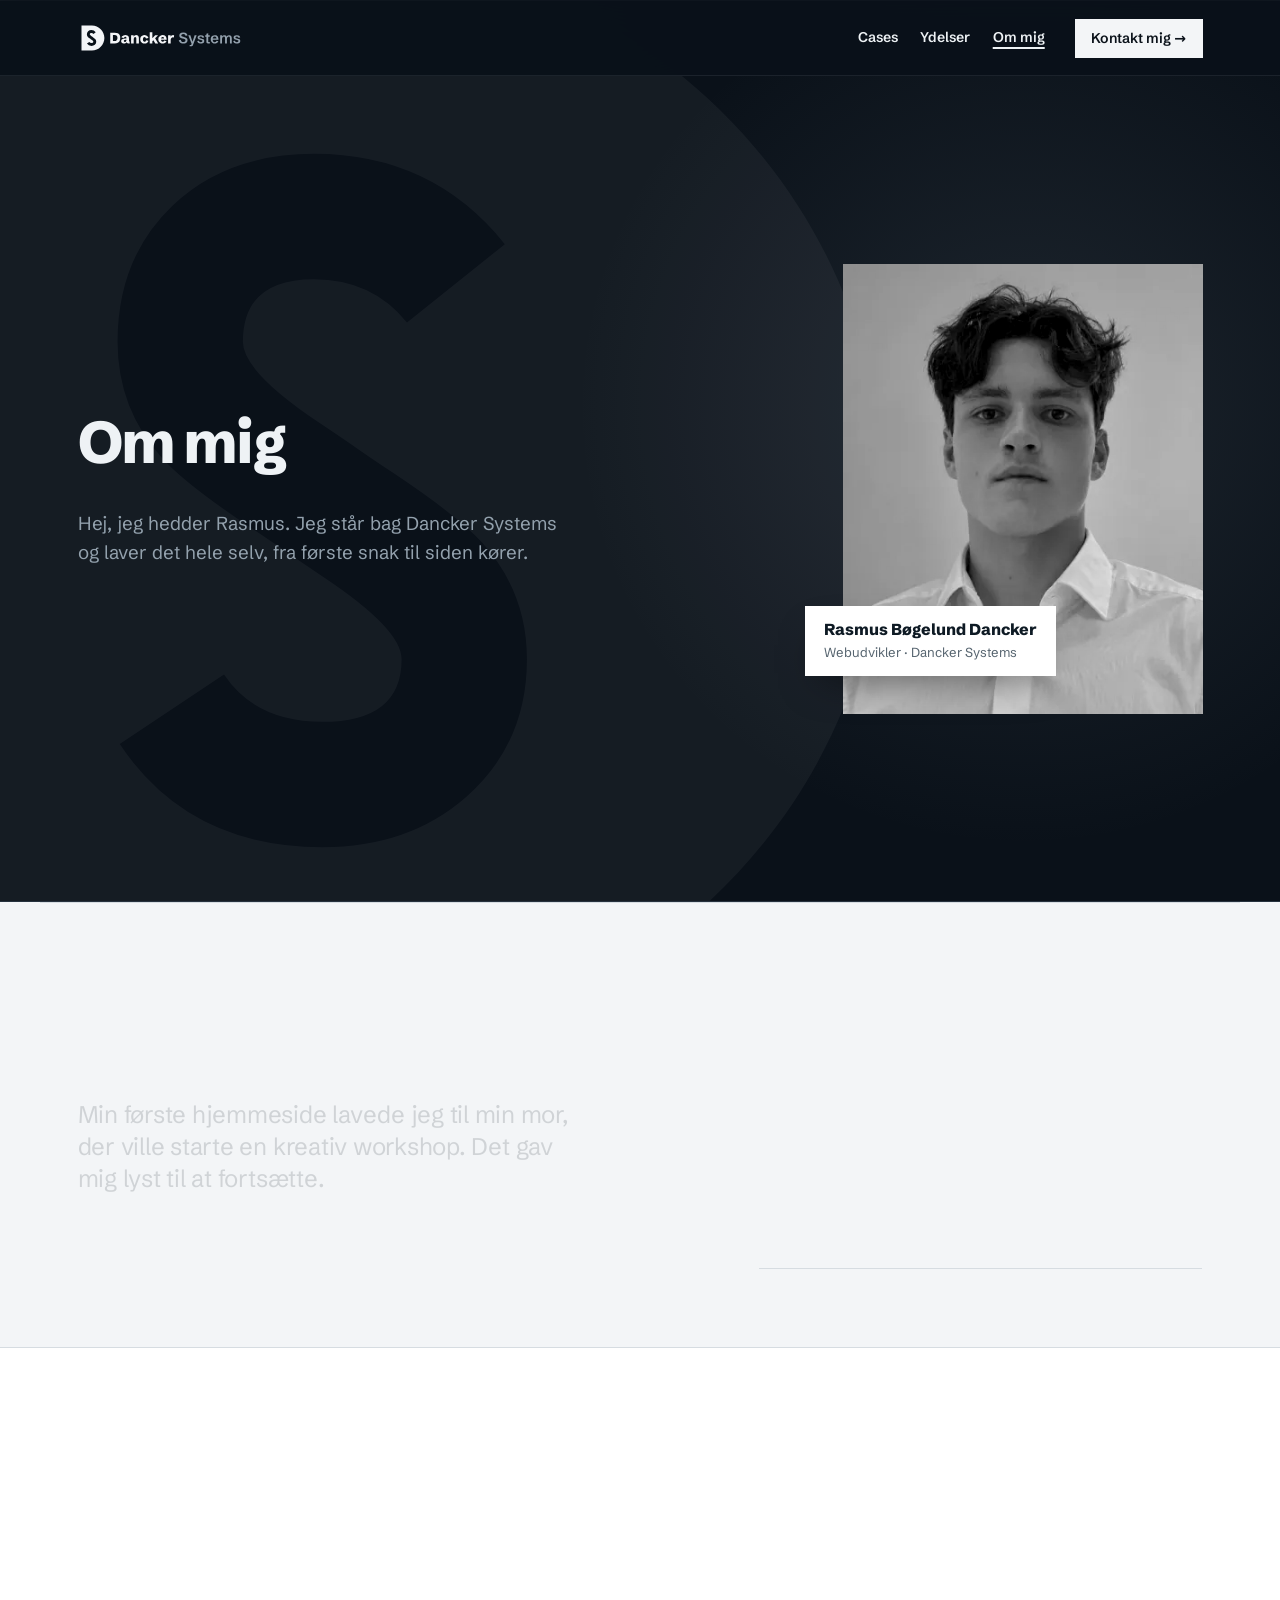
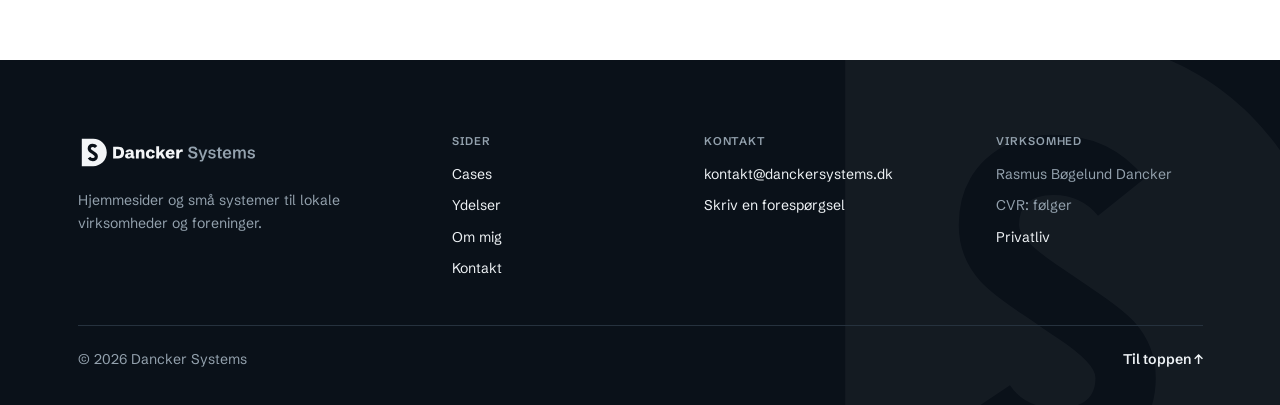
<file: om.html>
<!doctype html>
<html lang="da">
<head>
  <meta charset="utf-8">
  <meta name="viewport" content="width=device-width, initial-scale=1">
  <!-- Streng CSP: kun filer fra vores eget domæne. Kun egne scripts (js/), ingen eksterne kald.
       form-action 'self': formularen må kun sendes til vores egen server (send.php).
       frame-ancestors og HSTS virker ikke i et meta-tag; de sættes som headers hos hostingen. -->
  <meta http-equiv="Content-Security-Policy" content="default-src 'none'; script-src 'self'; style-src 'self'; font-src 'self'; img-src 'self'; base-uri 'none'; form-action 'self'">
  <meta name="referrer" content="no-referrer">
  <title>Om mig – Dancker Systems</title>
  <meta name="description" content="Rasmus Bøgelund Dancker står bag Dancker Systems og laver hjemmesider til lokale virksomheder og foreninger.">
  <!-- Deling på sociale medier (Open Graph). Billedet skal have fuld adresse med domænet. -->
  <link rel="canonical" href="https://danckersystems.dk/om.html">
  <meta property="og:type" content="website">
  <meta property="og:site_name" content="Dancker Systems">
  <meta property="og:locale" content="da_DK">
  <meta property="og:title" content="Om mig – Dancker Systems">
  <meta property="og:description" content="Rasmus Bøgelund Dancker står bag Dancker Systems og laver hjemmesider til lokale virksomheder og foreninger.">
  <meta property="og:url" content="https://danckersystems.dk/om.html">
  <meta property="og:image" content="https://danckersystems.dk/img/og-image.png">
  <meta property="og:image:width" content="1200">
  <meta property="og:image:height" content="630">
  <meta property="og:image:alt" content="Dancker Systems – hjemmesider og systemer, der er bygget ordentligt.">
  <meta name="twitter:card" content="summary_large_image">
  <meta name="color-scheme" content="light dark">
  <link rel="icon" href="favicon.ico" sizes="32x32">
  <link rel="icon" href="favicon.svg" type="image/svg+xml">
  <link rel="apple-touch-icon" href="apple-touch-icon-180.png">
  <link rel="preload" href="fonts/SchibstedGrotesk-800.woff2" as="font" type="font/woff2" crossorigin>
  <link rel="stylesheet" href="style.css?v=202610240932">
</head>
<body>
  <a class="skip" href="#indhold">Spring til indhold</a>

  <!-- MENU: den samme på alle sider. Ændrer du den, så ret den i alle .html-filer. -->
  <div class="moerk-flade top-bar">
  <header class="top wrap">
    <a class="logo" href="index.html" aria-label="Dancker Systems, til forsiden">
      <img src="img/logo-vandret-paa-moerk.svg" alt="Dancker Systems" width="200" height="39">
    </a>
    <nav aria-label="Hovedmenu">
      <ul>
        <li><a href="cases.html">Cases</a></li>
        <li><a href="ydelser.html">Ydelser</a></li>
        <li><a href="om.html" aria-current="page">Om mig</a></li>
        <li><a class="nav-kontakt" href="kontakt.html">Kontakt mig <span aria-hidden="true">→</span></a></li>
      </ul>
    </nav>
  </header>
  </div>

  <main id="indhold">

    <div class="moerk-flade hero-flade">
    <section class="hero wrap" aria-labelledby="om-titel">
      <div class="hero-tekst">
        <h1 id="om-titel" class="hero-titel"><span class="linje"><span class="ind">Om mig</span></span></h1>
        <p class="hero-lead ind">Hej, jeg hedder Rasmus. Jeg står bag Dancker Systems og laver det hele selv, fra første snak til siden kører.</p>
      </div>
      <figure class="hero-foto">
        <img src="img/rasmus.webp" srcset="img/rasmus-400.webp 400w, img/rasmus.webp 720w" sizes="(min-width: 60rem) 23rem, calc(100vw - 2rem)" alt="Rasmus Bøgelund Dancker" width="720" height="900" fetchpriority="high">
        <figcaption class="navnekort lys-flade">
          <strong>Rasmus Bøgelund Dancker</strong>
          <span>Webudvikler · Dancker Systems</span>
        </figcaption>
      </figure>
    </section>
    </div>

    <section class="sektion wrap" aria-labelledby="historie-titel">
      <header class="sektion-hoved">
        <h2 id="historie-titel" class="sektion-titel">Sådan startede det</h2>
      </header>
      <div class="om">
        <div class="om-tekst">
          <p class="stor-tekst">Min første hjemmeside lavede jeg til min mor, der ville starte en kreativ workshop. Det gav mig lyst til at fortsætte.</p>
          <p class="om-historie">Ved siden af HHX laver jeg nu hjemmesider til lokale virksomheder og foreninger. <a class="tekst-link" href="case-streger-og-stroeg.html">Se min mors side <span aria-hidden="true">→</span></a></p>
        </div>
        <ul class="fordele">
          <li><strong>Du ejer det hele.</strong> Domæne, kode og indhold står i dit navn.</li>
          <li><strong>Én fast kontakt.</strong> Ingen mellemled og ingen supportkø.</li>
          <li><strong>Bygget til mobilen.</strong> Der, hvor dine kunder er.</li>
        </ul>
      </div>
    </section>

    <section class="cta-baand lys-flade" aria-labelledby="cta-titel">
      <div class="wrap cta-gitter">
        <h2 id="cta-titel" class="kontakt-stor">Skal vi tage en snak?</h2>
        <div>
          <p class="kontakt-tekst">Fortæl kort, hvad du har brug for. Jeg svarer inden for to hverdage.</p>
          <p class="cta-knapper">
            <a class="knap" href="kontakt.html">Kontakt mig <span aria-hidden="true">→</span></a>
            <a class="kontakt-mail" href="mailto:kontakt@danckersystems.dk">kontakt@danckersystems.dk</a>
          </p>
        </div>
      </div>
    </section>

  </main>

  <!-- Fast kontaktknap nederst på skærmen, kun på mobil (se .mobil-cta i style.css) -->
  <a class="mobil-cta" href="kontakt.html">Kontakt mig <span aria-hidden="true">→</span></a>

  <!-- BUND: den samme på alle sider. Altid mørk, så den spejler toppen. -->
  <footer class="bund moerk-flade">
    <div class="wrap">
      <div class="bund-gitter">
        <div class="bund-om">
          <a href="index.html" aria-label="Dancker Systems, til forsiden">
            <img class="bund-logo" src="img/logo-vandret-paa-moerk.svg" alt="Dancker Systems" width="200" height="39" loading="lazy">
          </a>
          <p>Hjemmesider og små systemer til lokale virksomheder og foreninger.</p>
        </div>
        <nav class="bund-kolonne" aria-label="Sider">
          <h2>Sider</h2>
          <ul>
            <li><a href="cases.html">Cases</a></li>
            <li><a href="ydelser.html">Ydelser</a></li>
            <li><a href="om.html">Om mig</a></li>
            <li><a href="kontakt.html">Kontakt</a></li>
          </ul>
        </nav>
        <div class="bund-kolonne">
          <h2>Kontakt</h2>
          <ul>
            <li><a href="mailto:kontakt@danckersystems.dk">kontakt@danckersystems.dk</a></li>
            <li><a href="kontakt.html">Skriv en forespørgsel</a></li>
          </ul>
        </div>
        <div class="bund-kolonne">
          <h2>Virksomhed</h2>
          <ul>
            <li>Rasmus Bøgelund Dancker</li>
            <li>CVR: følger</li>
            <li><a href="privatliv.html">Privatliv</a></li>
          </ul>
        </div>
      </div>
      <div class="bund-linje">
        <p>© 2026 Dancker Systems</p>
        <a class="til-toppen" href="#indhold">Til toppen <span aria-hidden="true">↑</span></a>
      </div>
    </div>
  </footer>

  <!-- Bevægelse. Defer: scriptsene hentes uden at blokere og køres i rækkefølge, når HTML er læst. -->
  <script src="js/vendor/gsap.min.js" defer></script>
  <script src="js/vendor/ScrollTrigger.min.js" defer></script>
  <script src="js/vendor/SplitText.min.js" defer></script>
  <script src="js/vendor/lenis.min.js" defer></script>
  <script src="js/main.js?v=202610241519" defer></script>
</body>
</html>
</file>
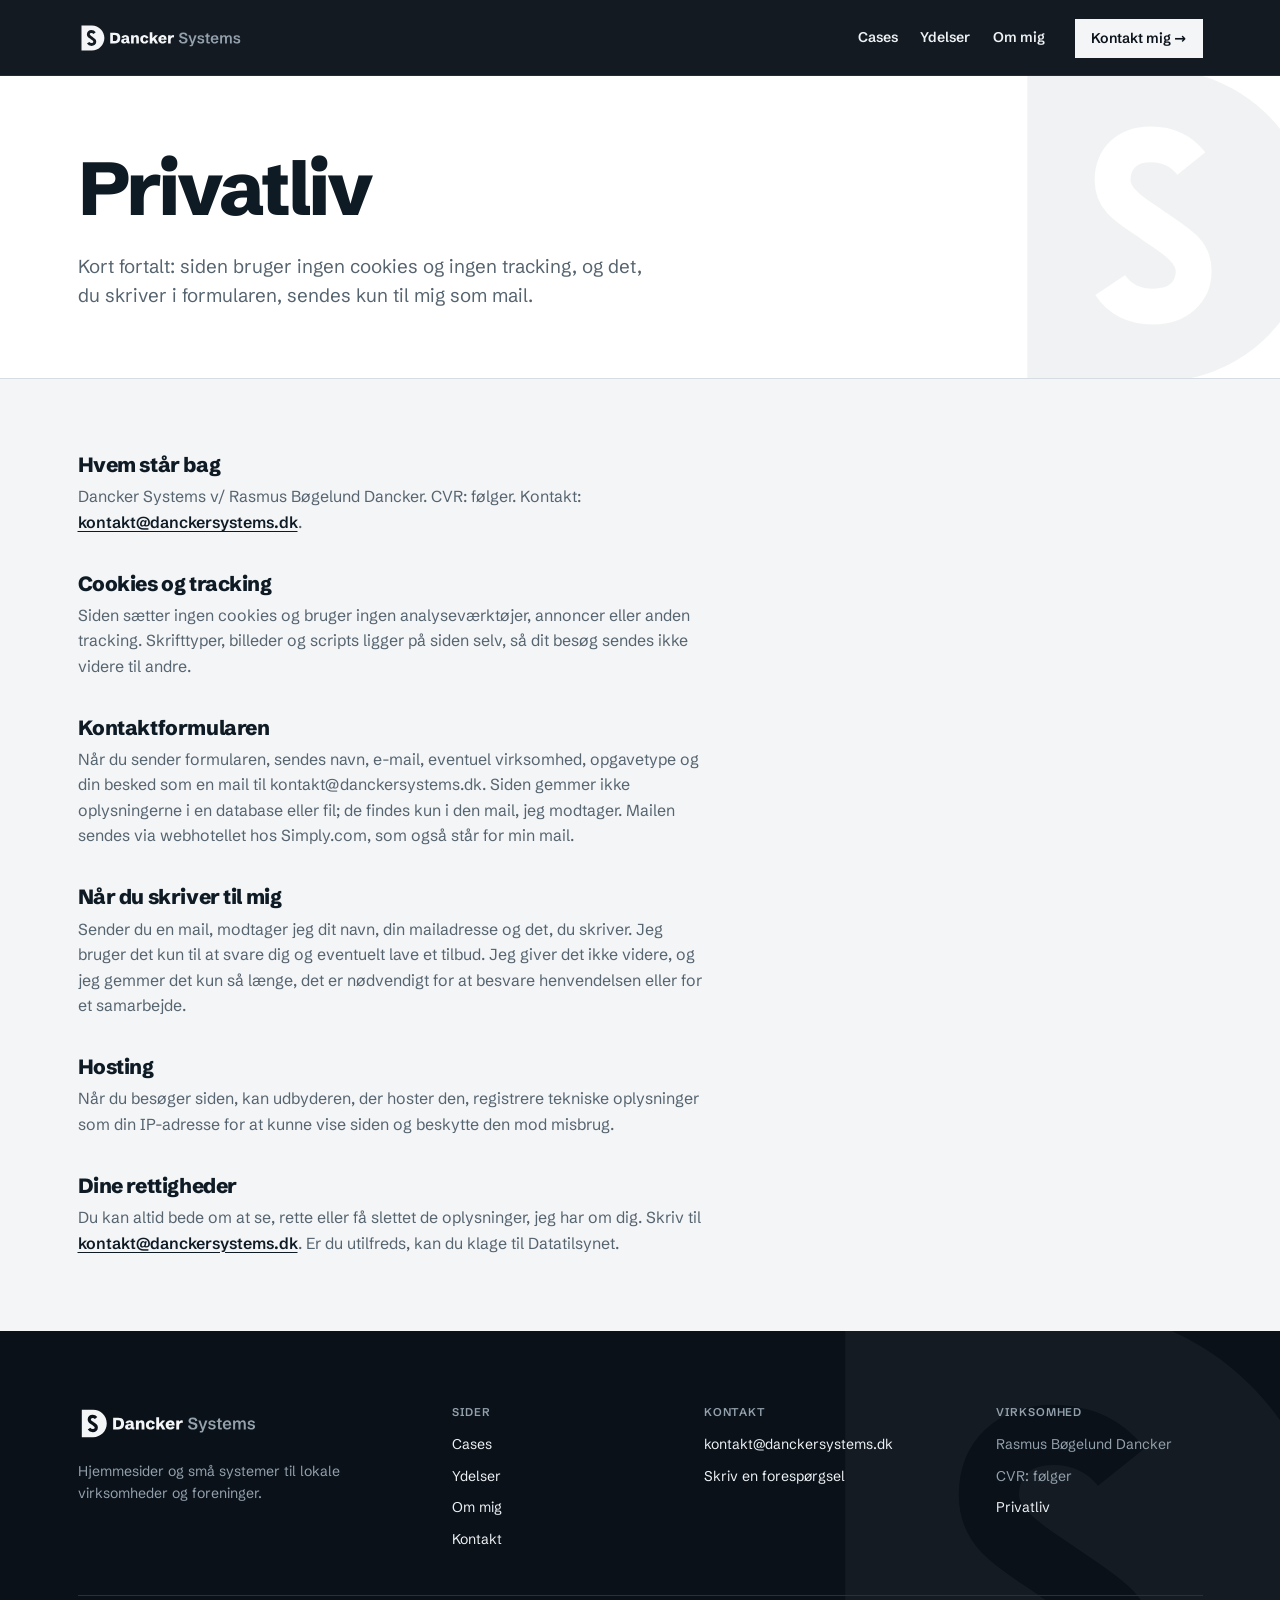
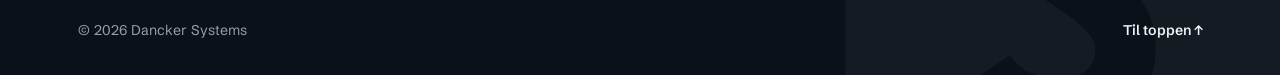
<file: privatliv.html>
<!doctype html>
<html lang="da">
<head>
  <meta charset="utf-8">
  <meta name="viewport" content="width=device-width, initial-scale=1">
  <!-- Streng CSP: kun filer fra vores eget domæne. Kun egne scripts (js/), ingen eksterne kald.
       form-action 'self': formularen må kun sendes til vores egen server (send.php).
       frame-ancestors og HSTS virker ikke i et meta-tag; de sættes som headers hos hostingen. -->
  <meta http-equiv="Content-Security-Policy" content="default-src 'none'; script-src 'self'; style-src 'self'; font-src 'self'; img-src 'self'; base-uri 'none'; form-action 'self'">
  <meta name="referrer" content="no-referrer">
  <title>Privatliv – Dancker Systems</title>
  <meta name="description" content="Sådan håndterer Dancker Systems dine oplysninger: ingen cookies, ingen tracking, og siden gemmer ikke det, du skriver.">
  <!-- Deling på sociale medier (Open Graph). Billedet skal have fuld adresse med domænet. -->
  <link rel="canonical" href="https://danckersystems.dk/privatliv.html">
  <meta property="og:type" content="website">
  <meta property="og:site_name" content="Dancker Systems">
  <meta property="og:locale" content="da_DK">
  <meta property="og:title" content="Privatliv – Dancker Systems">
  <meta property="og:description" content="Sådan håndterer Dancker Systems dine oplysninger: ingen cookies, ingen tracking, og siden gemmer ikke det, du skriver.">
  <meta property="og:url" content="https://danckersystems.dk/privatliv.html">
  <meta property="og:image" content="https://danckersystems.dk/img/og-image.png">
  <meta property="og:image:width" content="1200">
  <meta property="og:image:height" content="630">
  <meta property="og:image:alt" content="Dancker Systems – hjemmesider og systemer, der er bygget ordentligt.">
  <meta name="twitter:card" content="summary_large_image">
  <meta name="color-scheme" content="light dark">
  <link rel="icon" href="favicon.ico" sizes="32x32">
  <link rel="icon" href="favicon.svg" type="image/svg+xml">
  <link rel="apple-touch-icon" href="apple-touch-icon-180.png">
  <link rel="preload" href="fonts/SchibstedGrotesk-800.woff2" as="font" type="font/woff2" crossorigin>
  <link rel="stylesheet" href="style.css?v=202610240932">
</head>
<body>
  <a class="skip" href="#indhold">Spring til indhold</a>

  <!-- MENU: den samme på alle sider. Ændrer du den, så ret den i alle .html-filer. -->
  <div class="moerk-flade top-bar">
  <header class="top wrap">
    <a class="logo" href="index.html" aria-label="Dancker Systems, til forsiden">
      <img src="img/logo-vandret-paa-moerk.svg" alt="Dancker Systems" width="200" height="39">
    </a>
    <nav aria-label="Hovedmenu">
      <ul>
        <li><a href="cases.html">Cases</a></li>
        <li><a href="ydelser.html">Ydelser</a></li>
        <li><a href="om.html">Om mig</a></li>
        <li><a class="nav-kontakt" href="kontakt.html">Kontakt mig <span aria-hidden="true">→</span></a></li>
      </ul>
    </nav>
  </header>
  </div>

  <main id="indhold">
    <div class="lys-flade side-flade">
      <header class="side-hoved wrap">
        <h1 class="side-titel"><span class="linje"><span class="ind">Privatliv</span></span></h1>
        <p class="side-intro ind">Kort fortalt: siden bruger ingen cookies og ingen tracking, og det, du skriver i formularen, sendes kun til mig som mail.</p>
      </header>
    </div>

    <!-- RASMUS: Dette er en enkel privatlivstekst, ikke juridisk rådgivning.
         Opdatér hosting-afsnittet, når hosting er valgt, og CVR, når det findes. -->
    <section class="sektion wrap" aria-label="Privatlivspolitik">
      <div class="tekst-side">
        <h2>Hvem står bag</h2>
        <p>Dancker Systems v/ Rasmus Bøgelund Dancker. CVR: følger. Kontakt: <a href="mailto:kontakt@danckersystems.dk">kontakt@danckersystems.dk</a>.</p>

        <h2>Cookies og tracking</h2>
        <p>Siden sætter ingen cookies og bruger ingen analyseværktøjer, annoncer eller anden tracking. Skrifttyper, billeder og scripts ligger på siden selv, så dit besøg sendes ikke videre til andre.</p>

        <h2>Kontaktformularen</h2>
        <p>Når du sender formularen, sendes navn, e-mail, eventuel virksomhed, opgavetype og din besked som en mail til kontakt@danckersystems.dk. Siden gemmer ikke oplysningerne i en database eller fil; de findes kun i den mail, jeg modtager. Mailen sendes via webhotellet hos Simply.com, som også står for min mail.</p>

        <h2>Når du skriver til mig</h2>
        <p>Sender du en mail, modtager jeg dit navn, din mailadresse og det, du skriver. Jeg bruger det kun til at svare dig og eventuelt lave et tilbud. Jeg giver det ikke videre, og jeg gemmer det kun så længe, det er nødvendigt for at besvare henvendelsen eller for et samarbejde.</p>

        <h2>Hosting</h2>
        <p>Når du besøger siden, kan udbyderen, der hoster den, registrere tekniske oplysninger som din IP-adresse for at kunne vise siden og beskytte den mod misbrug.</p>

        <h2>Dine rettigheder</h2>
        <p>Du kan altid bede om at se, rette eller få slettet de oplysninger, jeg har om dig. Skriv til <a href="mailto:kontakt@danckersystems.dk">kontakt@danckersystems.dk</a>. Er du utilfreds, kan du klage til Datatilsynet.</p>
      </div>
    </section>
  </main>

  <!-- Fast kontaktknap nederst på skærmen, kun på mobil (se .mobil-cta i style.css) -->
  <a class="mobil-cta" href="kontakt.html">Kontakt mig <span aria-hidden="true">→</span></a>

  <!-- BUND: den samme på alle sider. Altid mørk, så den spejler toppen. -->
  <footer class="bund moerk-flade">
    <div class="wrap">
      <div class="bund-gitter">
        <div class="bund-om">
          <a href="index.html" aria-label="Dancker Systems, til forsiden">
            <img class="bund-logo" src="img/logo-vandret-paa-moerk.svg" alt="Dancker Systems" width="200" height="39" loading="lazy">
          </a>
          <p>Hjemmesider og små systemer til lokale virksomheder og foreninger.</p>
        </div>
        <nav class="bund-kolonne" aria-label="Sider">
          <h2>Sider</h2>
          <ul>
            <li><a href="cases.html">Cases</a></li>
            <li><a href="ydelser.html">Ydelser</a></li>
            <li><a href="om.html">Om mig</a></li>
            <li><a href="kontakt.html">Kontakt</a></li>
          </ul>
        </nav>
        <div class="bund-kolonne">
          <h2>Kontakt</h2>
          <ul>
            <li><a href="mailto:kontakt@danckersystems.dk">kontakt@danckersystems.dk</a></li>
            <li><a href="kontakt.html">Skriv en forespørgsel</a></li>
          </ul>
        </div>
        <div class="bund-kolonne">
          <h2>Virksomhed</h2>
          <ul>
            <li>Rasmus Bøgelund Dancker</li>
            <li>CVR: følger</li>
            <li><a href="privatliv.html">Privatliv</a></li>
          </ul>
        </div>
      </div>
      <div class="bund-linje">
        <p>© 2026 Dancker Systems</p>
        <a class="til-toppen" href="#indhold">Til toppen <span aria-hidden="true">↑</span></a>
      </div>
    </div>
  </footer>

  <!-- Bevægelse. Defer: scriptsene hentes uden at blokere og køres i rækkefølge, når HTML er læst. -->
  <script src="js/vendor/gsap.min.js" defer></script>
  <script src="js/vendor/ScrollTrigger.min.js" defer></script>
  <script src="js/vendor/SplitText.min.js" defer></script>
  <script src="js/vendor/lenis.min.js" defer></script>
  <script src="js/main.js?v=202610241519" defer></script>
</body>
</html>
</file>
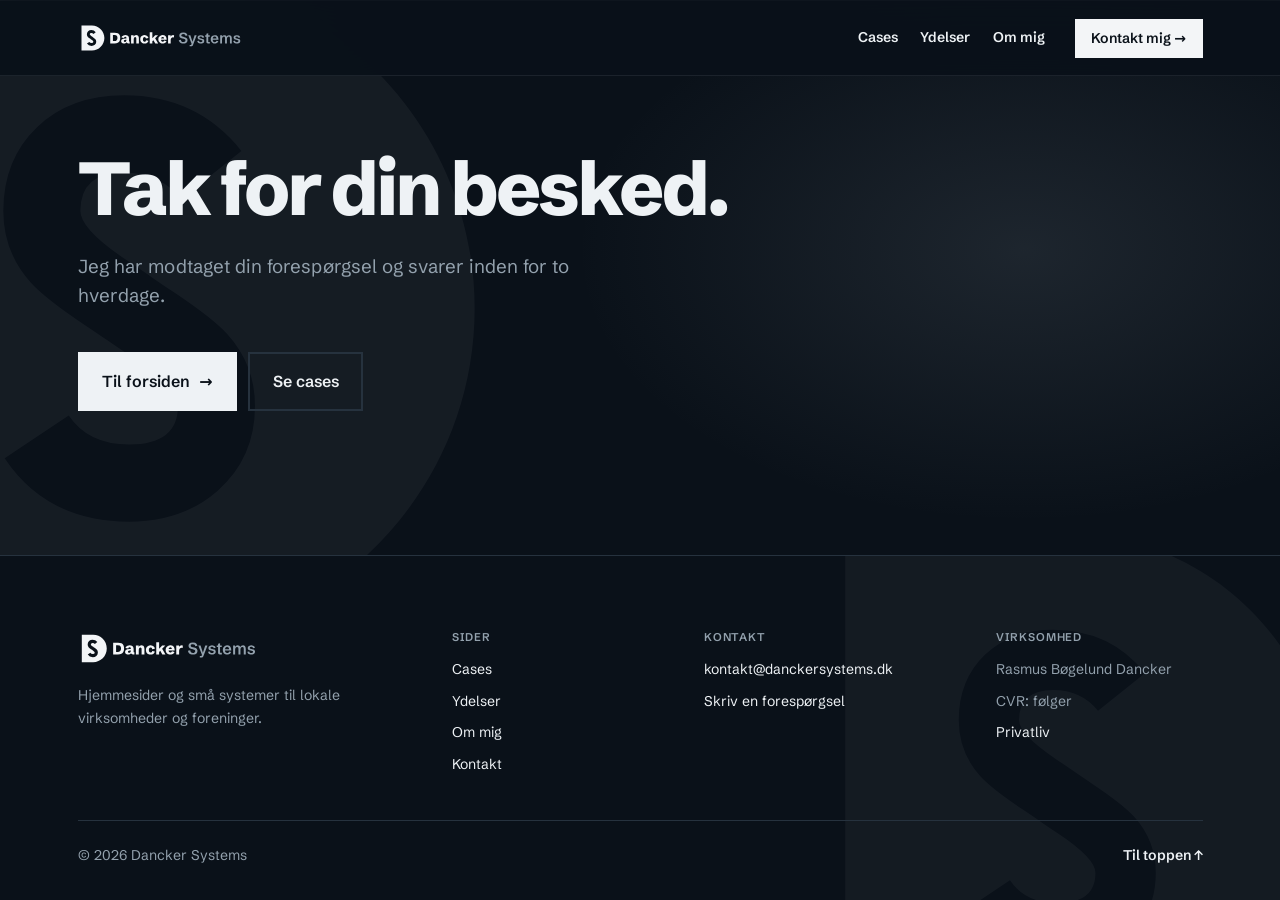
<file: tak.html>
<!doctype html>
<html lang="da">
<head>
  <meta charset="utf-8">
  <meta name="viewport" content="width=device-width, initial-scale=1">
  <!-- Streng CSP: kun filer fra vores eget domæne. Kun egne scripts (js/), ingen eksterne kald.
       form-action 'self': formularen må kun sendes til vores egen server (send.php).
       frame-ancestors og HSTS virker ikke i et meta-tag; de sættes som headers hos hostingen. -->
  <meta http-equiv="Content-Security-Policy" content="default-src 'none'; script-src 'self'; style-src 'self'; font-src 'self'; img-src 'self'; base-uri 'none'; form-action 'self'">
  <meta name="referrer" content="no-referrer">
  <title>Tak for din besked – Dancker Systems</title>
  <meta name="description" content="Tak for din besked.">
  <meta name="robots" content="noindex">
  <meta name="color-scheme" content="light dark">
  <link rel="icon" href="favicon.ico" sizes="32x32">
  <link rel="icon" href="favicon.svg" type="image/svg+xml">
  <link rel="apple-touch-icon" href="apple-touch-icon-180.png">
  <link rel="preload" href="fonts/SchibstedGrotesk-800.woff2" as="font" type="font/woff2" crossorigin>
  <link rel="stylesheet" href="style.css?v=202610240932">
</head>
<body>
  <a class="skip" href="#indhold">Spring til indhold</a>

  <!-- MENU: den samme på alle sider. Ændrer du den, så ret den i alle .html-filer. -->
  <div class="moerk-flade top-bar">
  <header class="top wrap">
    <a class="logo" href="index.html" aria-label="Dancker Systems, til forsiden">
      <img src="img/logo-vandret-paa-moerk.svg" alt="Dancker Systems" width="200" height="39">
    </a>
    <nav aria-label="Hovedmenu">
      <ul>
        <li><a href="cases.html">Cases</a></li>
        <li><a href="ydelser.html">Ydelser</a></li>
        <li><a href="om.html">Om mig</a></li>
        <li><a class="nav-kontakt" href="kontakt.html">Kontakt mig <span aria-hidden="true">→</span></a></li>
      </ul>
    </nav>
  </header>
  </div>

  <main id="indhold">
    <div class="moerk-flade hero-flade">
      <header class="side-hoved wrap">
        <h1 class="side-titel"><span class="linje"><span class="ind">Tak for din besked.</span></span></h1>
        <p class="side-intro ind">Jeg har modtaget din forespørgsel og svarer inden for to hverdage.</p>
        <p class="hero-knapper ind">
          <a class="knap" href="index.html">Til forsiden <span aria-hidden="true">→</span></a>
          <a class="knap knap-kant" href="cases.html">Se cases</a>
        </p>
      </header>
    </div>
  </main>

  <!-- BUND: den samme på alle sider. Altid mørk, så den spejler toppen. -->
  <footer class="bund moerk-flade">
    <div class="wrap">
      <div class="bund-gitter">
        <div class="bund-om">
          <a href="index.html" aria-label="Dancker Systems, til forsiden">
            <img class="bund-logo" src="img/logo-vandret-paa-moerk.svg" alt="Dancker Systems" width="200" height="39" loading="lazy">
          </a>
          <p>Hjemmesider og små systemer til lokale virksomheder og foreninger.</p>
        </div>
        <nav class="bund-kolonne" aria-label="Sider">
          <h2>Sider</h2>
          <ul>
            <li><a href="cases.html">Cases</a></li>
            <li><a href="ydelser.html">Ydelser</a></li>
            <li><a href="om.html">Om mig</a></li>
            <li><a href="kontakt.html">Kontakt</a></li>
          </ul>
        </nav>
        <div class="bund-kolonne">
          <h2>Kontakt</h2>
          <ul>
            <li><a href="mailto:kontakt@danckersystems.dk">kontakt@danckersystems.dk</a></li>
            <li><a href="kontakt.html">Skriv en forespørgsel</a></li>
          </ul>
        </div>
        <div class="bund-kolonne">
          <h2>Virksomhed</h2>
          <ul>
            <li>Rasmus Bøgelund Dancker</li>
            <li>CVR: følger</li>
            <li><a href="privatliv.html">Privatliv</a></li>
          </ul>
        </div>
      </div>
      <div class="bund-linje">
        <p>© 2026 Dancker Systems</p>
        <a class="til-toppen" href="#indhold">Til toppen <span aria-hidden="true">↑</span></a>
      </div>
    </div>
  </footer>

  <!-- Bevægelse. Defer: scriptsene hentes uden at blokere og køres i rækkefølge, når HTML er læst. -->
  <script src="js/vendor/gsap.min.js" defer></script>
  <script src="js/vendor/ScrollTrigger.min.js" defer></script>
  <script src="js/vendor/SplitText.min.js" defer></script>
  <script src="js/vendor/lenis.min.js" defer></script>
  <script src="js/main.js?v=202610241519" defer></script>
</body>
</html>
</file>
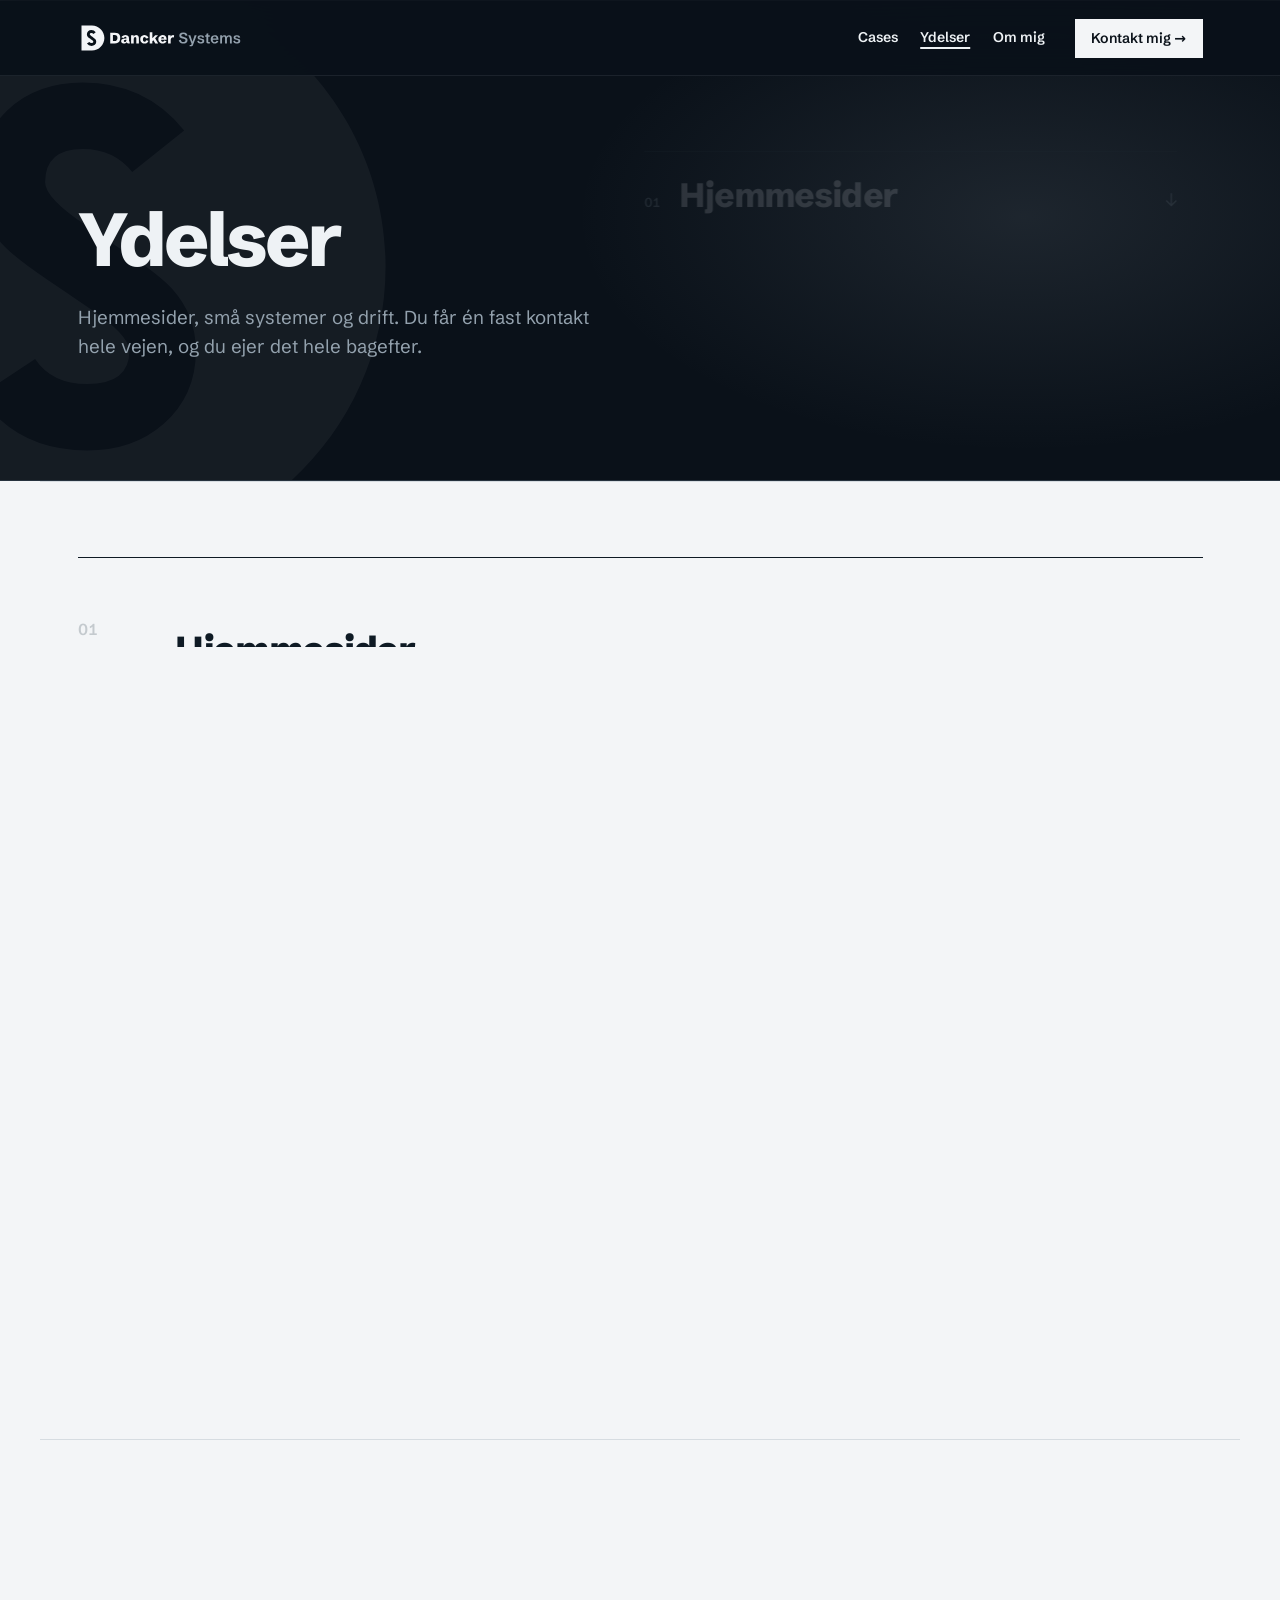
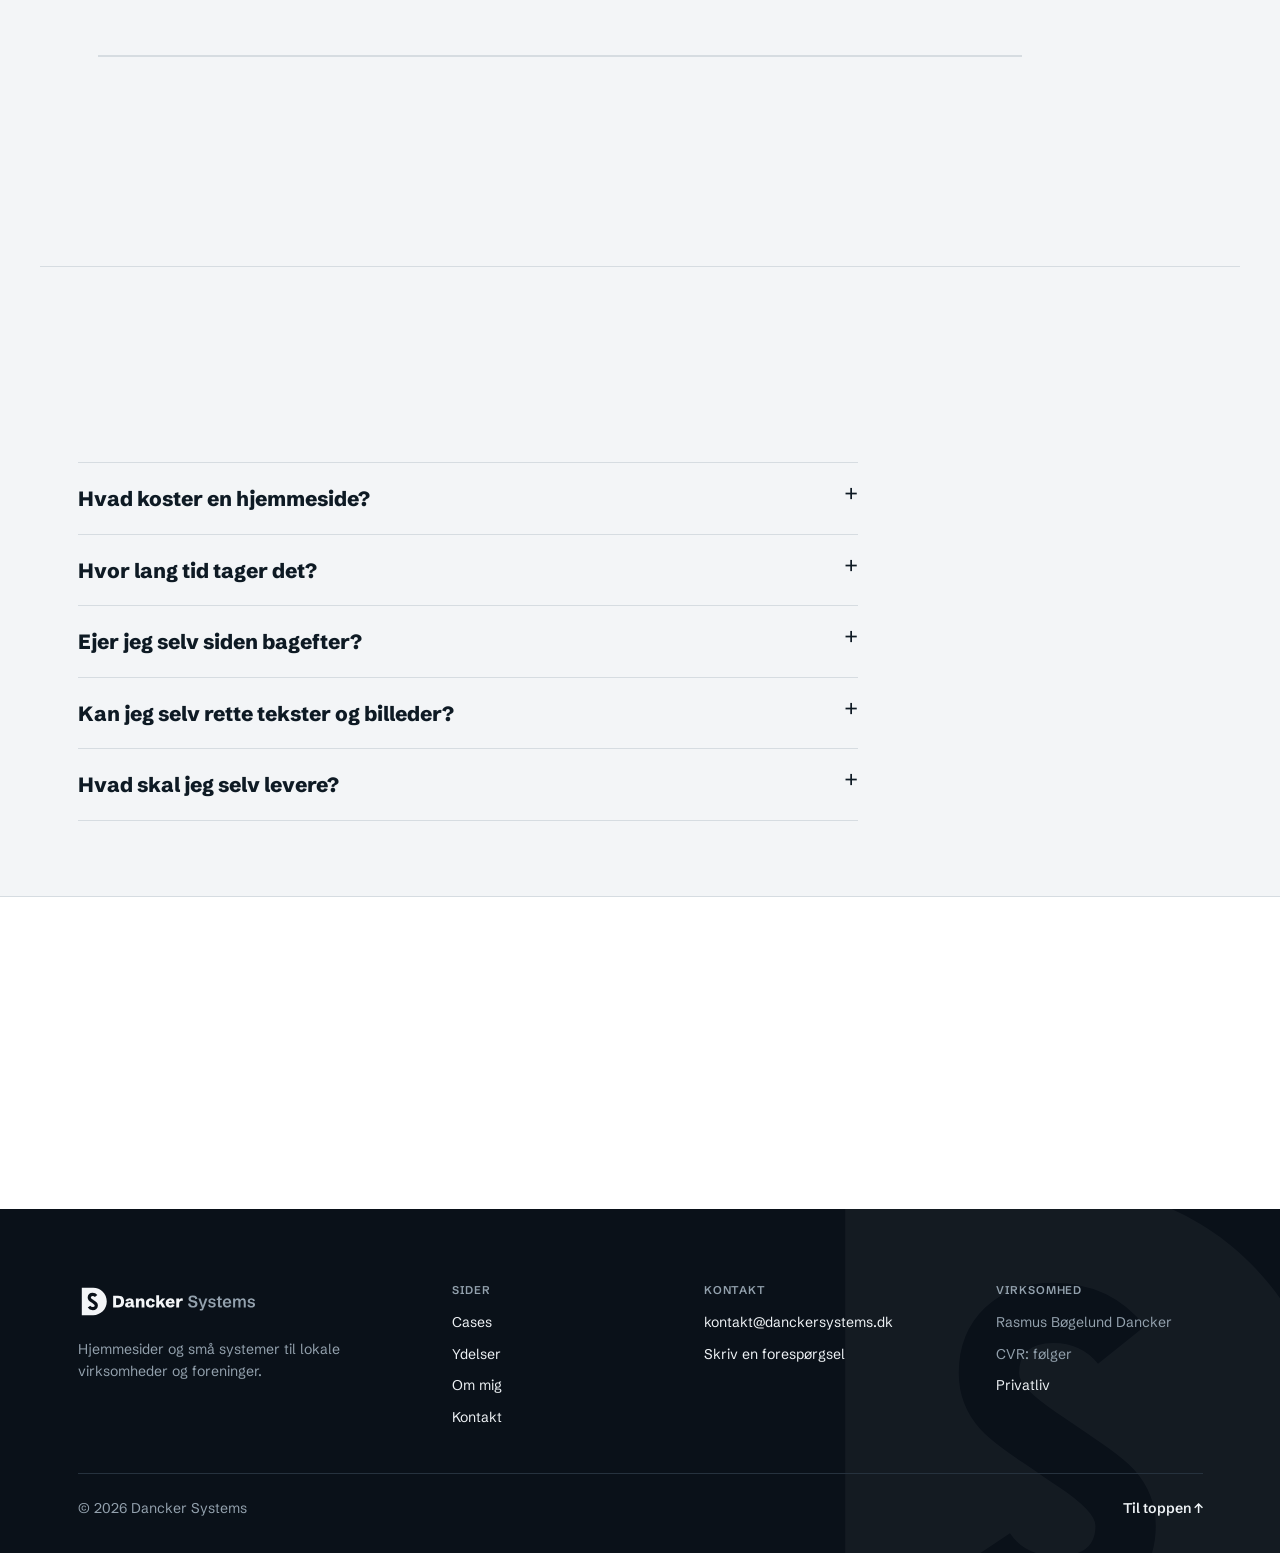
<file: ydelser.html>
<!doctype html>
<html lang="da">
<head>
  <meta charset="utf-8">
  <meta name="viewport" content="width=device-width, initial-scale=1">
  <!-- Streng CSP: kun filer fra vores eget domæne. Kun egne scripts (js/), ingen eksterne kald.
       form-action 'self': formularen må kun sendes til vores egen server (send.php).
       frame-ancestors og HSTS virker ikke i et meta-tag; de sættes som headers hos hostingen. -->
  <meta http-equiv="Content-Security-Policy" content="default-src 'none'; script-src 'self'; style-src 'self'; font-src 'self'; img-src 'self'; base-uri 'none'; form-action 'self'">
  <meta name="referrer" content="no-referrer">
  <title>Ydelser – Dancker Systems</title>
  <meta name="description" content="Hjemmesider, små systemer og drift til lokale virksomheder og foreninger. Se hvad det dækker, og hvordan et forløb foregår.">
  <!-- Deling på sociale medier (Open Graph). Billedet skal have fuld adresse med domænet. -->
  <link rel="canonical" href="https://danckersystems.dk/ydelser.html">
  <meta property="og:type" content="website">
  <meta property="og:site_name" content="Dancker Systems">
  <meta property="og:locale" content="da_DK">
  <meta property="og:title" content="Ydelser – Dancker Systems">
  <meta property="og:description" content="Hjemmesider, små systemer og drift til lokale virksomheder og foreninger. Se hvad det dækker, og hvordan et forløb foregår.">
  <meta property="og:url" content="https://danckersystems.dk/ydelser.html">
  <meta property="og:image" content="https://danckersystems.dk/img/og-image.png">
  <meta property="og:image:width" content="1200">
  <meta property="og:image:height" content="630">
  <meta property="og:image:alt" content="Dancker Systems – hjemmesider og systemer, der er bygget ordentligt.">
  <meta name="twitter:card" content="summary_large_image">
  <meta name="color-scheme" content="light dark">
  <link rel="icon" href="favicon.ico" sizes="32x32">
  <link rel="icon" href="favicon.svg" type="image/svg+xml">
  <link rel="apple-touch-icon" href="apple-touch-icon-180.png">
  <link rel="preload" href="fonts/SchibstedGrotesk-800.woff2" as="font" type="font/woff2" crossorigin>
  <link rel="stylesheet" href="style.css?v=202610240932">
</head>
<body>
  <a class="skip" href="#indhold">Spring til indhold</a>

  <!-- MENU: den samme på alle sider. Ændrer du den, så ret den i alle .html-filer. -->
  <div class="moerk-flade top-bar">
  <header class="top wrap">
    <a class="logo" href="index.html" aria-label="Dancker Systems, til forsiden">
      <img src="img/logo-vandret-paa-moerk.svg" alt="Dancker Systems" width="200" height="39">
    </a>
    <nav aria-label="Hovedmenu">
      <ul>
        <li><a href="cases.html">Cases</a></li>
        <li><a href="ydelser.html" aria-current="page">Ydelser</a></li>
        <li><a href="om.html">Om mig</a></li>
        <li><a class="nav-kontakt" href="kontakt.html">Kontakt mig <span aria-hidden="true">→</span></a></li>
      </ul>
    </nav>
  </header>
  </div>

  <main id="indhold">

    <div class="moerk-flade hero-flade">
      <header class="side-hoved side-hoved-delt wrap">
        <div>
          <h1 class="side-titel"><span class="linje"><span class="ind">Ydelser</span></span></h1>
          <p class="side-intro ind">Hjemmesider, små systemer og drift. Du får én fast kontakt hele vejen, og du ejer det hele bagefter.</p>
        </div>
        <!-- Genveje til de tre ydelser længere nede -->
        <nav class="ydelse-genveje" aria-label="Ydelser på siden">
          <a href="#hjemmesider"><span>01</span>Hjemmesider<i aria-hidden="true">↓</i></a>
          <a href="#systemer"><span>02</span>Små systemer<i aria-hidden="true">↓</i></a>
          <a href="#drift"><span>03</span>Drift<i aria-hidden="true">↓</i></a>
        </nav>
      </header>
    </div>

    <section class="sektion wrap" aria-label="Ydelser">
      <div class="ydelse-liste">

      <article id="hjemmesider" class="ydelse-detalje">
        <p class="ydelse-nr" aria-hidden="true">01</p>
        <div>
          <h2>Hjemmesider</h2>
        </div>
        <div>
          <p class="ydelse-tekst">En ny side fra bunden, eller en gammel side, der trænger til et løft. Med dit indhold, dine billeder og din stil.</p>
          <ul class="punkt-liste">
            <li>Nye sider fra bunden</li>
            <li>Ny version af en side, du allerede har</li>
            <li>Virker på mobil, tablet og computer</li>
          </ul>
        </div>
      </article>

      <article id="systemer" class="ydelse-detalje">
        <p class="ydelse-nr" aria-hidden="true">02</p>
        <div>
          <h2>Små systemer</h2>
        </div>
        <div>
          <p class="ydelse-tekst">Det, der i dag ligger i et regneark eller en fyldt indbakke, kan ofte løses med et lille system bygget til netop dig.</p>
          <ul class="punkt-liste">
            <li>Booking af tider eller lokaler</li>
            <li>Tilmelding til hold og arrangementer</li>
            <li>Medlemslister og bestillinger</li>
          </ul>
        </div>
      </article>

      <article id="drift" class="ydelse-detalje">
        <p class="ydelse-nr" aria-hidden="true">03</p>
        <div>
          <h2>Drift</h2>
        </div>
        <div>
          <p class="ydelse-tekst">Når siden er i luften, kan jeg holde den kørende og opdateret, så du kan passe din forretning.</p>
          <ul class="punkt-liste">
            <li>Opdateringer og små rettelser</li>
            <li>Hjælp, når noget skal ændres</li>
            <li>Overblik over domæne og hosting</li>
          </ul>
        </div>
      </article>
      </div>
    </section>

    <section id="processen" class="sektion wrap" aria-labelledby="forloeb-titel">
      <header class="sektion-hoved">
        <h2 id="forloeb-titel" class="sektion-titel">Processen</h2>
        <p class="sektion-intro">Fem trin. Alt aftales på skrift, før jeg går i gang.</p>
      </header>
      <div class="forloeb-holder">
        <!-- Linje gennem numrene, der fyldes, mens man scroller (js/main.js) -->
        <div class="forloeb-linje" aria-hidden="true"><span></span></div>
        <ol class="forloeb">
          <li><h3>Samtale</h3><p>Vi taler om din forretning, og hvad siden skal kunne.</p></li>
          <li><h3>Kravspecifikation</h3><p>Jeg skriver ned, hvad siden skal indeholde. Du godkender.</p></li>
          <li><h3>Tilbud</h3><p>Pris og tidsplan på skrift, før vi går i gang.</p></li>
          <li><h3>Design og udvikling</h3><p>Du ser siden undervejs og retter til.</p></li>
          <li><h3>Lancering</h3><p>Siden går i luften i dit navn.</p></li>
        </ol>
      </div>
    </section>

    <!-- Ofte stillede spørgsmål. <details> kan foldes ud uden JavaScript. -->
    <section id="faq" class="sektion wrap" aria-labelledby="faq-titel">
      <header class="sektion-hoved">
        <h2 id="faq-titel" class="sektion-titel">Spørgsmål</h2>
        <p class="sektion-intro">Det, folk oftest spørger om. Står dit spørgsmål her ikke, så <a class="tekst-link" href="kontakt.html">skriv til mig</a>.</p>
      </header>
      <div class="faq">
        <details>
          <summary>Hvad koster en hjemmeside?</summary>
          <p>Det afhænger af, hvor mange sider og funktioner du har brug for. Efter vores første snak får du en fast pris på skrift, før noget går i gang.</p>
        </details>
        <details>
          <summary>Hvor lang tid tager det?</summary>
          <p>Det afhænger af opgavens størrelse, og hvor hurtigt tekster og billeder er klar. Du får en tidsplan sammen med tilbuddet.</p>
        </details>
        <details>
          <summary>Ejer jeg selv siden bagefter?</summary>
          <p>Ja. Domæne, kode og indhold står i dit navn. Du kan altid tage siden med til en anden.</p>
        </details>
        <details>
          <summary>Kan jeg selv rette tekster og billeder?</summary>
          <p>Ja. Du får en kort vejledning, når siden overdrages. Vil du hellere have, at jeg gør det, kan vi aftale det.</p>
        </details>
        <details>
          <summary>Hvad skal jeg selv levere?</summary>
          <p>Typisk tekster, billeder og dit logo. Har du ikke det hele, hjælper jeg med at finde ud af, hvad der mangler. Det står i kravspecifikationen.</p>
        </details>
      </div>
      <!-- Struktureret data, så Google kan vise spørgsmålene. Det er data, ikke et script, der køres. -->
      <script type="application/ld+json">
      {"@context":"https://schema.org","@type":"FAQPage","mainEntity":[{"@type":"Question","name":"Hvad koster en hjemmeside?","acceptedAnswer":{"@type":"Answer","text":"Det afhænger af, hvor mange sider og funktioner du har brug for. Efter vores første snak får du en fast pris på skrift, før noget går i gang."}},{"@type":"Question","name":"Hvor lang tid tager det?","acceptedAnswer":{"@type":"Answer","text":"Det afhænger af opgavens størrelse, og hvor hurtigt tekster og billeder er klar. Du får en tidsplan sammen med tilbuddet."}},{"@type":"Question","name":"Ejer jeg selv siden bagefter?","acceptedAnswer":{"@type":"Answer","text":"Ja. Domæne, kode og indhold står i dit navn. Du kan altid tage siden med til en anden."}},{"@type":"Question","name":"Kan jeg selv rette tekster og billeder?","acceptedAnswer":{"@type":"Answer","text":"Ja. Du får en kort vejledning, når siden overdrages. Vil du hellere have, at jeg gør det, kan vi aftale det."}},{"@type":"Question","name":"Hvad skal jeg selv levere?","acceptedAnswer":{"@type":"Answer","text":"Typisk tekster, billeder og dit logo. Har du ikke det hele, hjælper jeg med at finde ud af, hvad der mangler. Det står i kravspecifikationen."}}]}
      </script>
    </section>

    <section class="cta-baand lys-flade" aria-labelledby="cta-titel">
      <div class="wrap cta-gitter">
        <h2 id="cta-titel" class="kontakt-stor">Skal vi tage en snak?</h2>
        <div>
          <p class="kontakt-tekst">Fortæl kort, hvad du har brug for. Jeg svarer inden for to hverdage.</p>
          <p class="cta-knapper">
            <a class="knap" href="kontakt.html">Kontakt mig <span aria-hidden="true">→</span></a>
            <a class="kontakt-mail" href="mailto:kontakt@danckersystems.dk">kontakt@danckersystems.dk</a>
          </p>
        </div>
      </div>
    </section>

  </main>

  <!-- Fast kontaktknap nederst på skærmen, kun på mobil (se .mobil-cta i style.css) -->
  <a class="mobil-cta" href="kontakt.html">Kontakt mig <span aria-hidden="true">→</span></a>

  <!-- BUND: den samme på alle sider. Altid mørk, så den spejler toppen. -->
  <footer class="bund moerk-flade">
    <div class="wrap">
      <div class="bund-gitter">
        <div class="bund-om">
          <a href="index.html" aria-label="Dancker Systems, til forsiden">
            <img class="bund-logo" src="img/logo-vandret-paa-moerk.svg" alt="Dancker Systems" width="200" height="39" loading="lazy">
          </a>
          <p>Hjemmesider og små systemer til lokale virksomheder og foreninger.</p>
        </div>
        <nav class="bund-kolonne" aria-label="Sider">
          <h2>Sider</h2>
          <ul>
            <li><a href="cases.html">Cases</a></li>
            <li><a href="ydelser.html">Ydelser</a></li>
            <li><a href="om.html">Om mig</a></li>
            <li><a href="kontakt.html">Kontakt</a></li>
          </ul>
        </nav>
        <div class="bund-kolonne">
          <h2>Kontakt</h2>
          <ul>
            <li><a href="mailto:kontakt@danckersystems.dk">kontakt@danckersystems.dk</a></li>
            <li><a href="kontakt.html">Skriv en forespørgsel</a></li>
          </ul>
        </div>
        <div class="bund-kolonne">
          <h2>Virksomhed</h2>
          <ul>
            <li>Rasmus Bøgelund Dancker</li>
            <li>CVR: følger</li>
            <li><a href="privatliv.html">Privatliv</a></li>
          </ul>
        </div>
      </div>
      <div class="bund-linje">
        <p>© 2026 Dancker Systems</p>
        <a class="til-toppen" href="#indhold">Til toppen <span aria-hidden="true">↑</span></a>
      </div>
    </div>
  </footer>

  <!-- Bevægelse. Defer: scriptsene hentes uden at blokere og køres i rækkefølge, når HTML er læst. -->
  <script src="js/vendor/gsap.min.js" defer></script>
  <script src="js/vendor/ScrollTrigger.min.js" defer></script>
  <script src="js/vendor/SplitText.min.js" defer></script>
  <script src="js/vendor/lenis.min.js" defer></script>
  <script src="js/main.js?v=202610241519" defer></script>
</body>
</html>
</file>
<file: style.css>
/* Dancker Systems – portfolio-side
   Stil: redaktionel og plakatagtig. Stor typografi, tynde streger, asymmetrisk gitter.
   Opbygget efter AIDA: Attention (hero), Interest (ydelser), Desire (cases, om mig, forløb), Action (kontakt).
   Ingen accentfarve: hierarki skabes med vægt, størrelse og Skifer.
   Mobil først: grundreglerne gælder små skærme, @media tilføjer til større. */

/* ---------- Skrifttype (selv-hostet, ingen kald til Google) ---------- */
@font-face{font-family:"Schibsted Grotesk";font-weight:400;font-display:swap;src:url("fonts/SchibstedGrotesk-400.woff2") format("woff2")}
@font-face{font-family:"Schibsted Grotesk";font-weight:600;font-display:swap;src:url("fonts/SchibstedGrotesk-600.woff2") format("woff2")}
@font-face{font-family:"Schibsted Grotesk";font-weight:800;font-display:swap;src:url("fonts/SchibstedGrotesk-800.woff2") format("woff2")}

/* ---------- Farver (fra Brand-kit/04_Farver/brand.css) ---------- */
:root{
  --bg:#F3F5F7;          /* Papir */
  --fg:#0E1A24;          /* Blæk */
  --muted:#56646F;       /* Skifer */
  --line:#D6DCE1;
  --blok:#E2E7EB;        /* striber i pladsholdere */
  --button-bg:#0E1A24;
  --button-fg:#F3F5F7;
  --band:#0E1A24;        /* mørke casekort */
  --lys-flade:#FFFFFF;   /* lyse kontrastflader: "Næste case" og kontakt */
  --font:"Schibsted Grotesk",system-ui,-apple-system,"Segoe UI",sans-serif;
  --ease:cubic-bezier(.2,.7,.2,1);
}
/* Mørk tilstand følger brugerens system.
   Siden bruger Blæk som baggrund, så toppen i Dyb nat stadig skiller sig ud. */
@media (prefers-color-scheme:dark){
  :root{
    --bg:#0E1A24;        /* Blæk */
    --fg:#EEF2F5;
    --muted:#93A1AD;     /* Dis */
    --line:#26323E;
    --blok:#121E29;
    --button-bg:#EEF2F5;
    --button-fg:#0A1119;
    --band:#0A1119;      /* Dyb nat */
    --lys-flade:#F3F5F7; /* Papir */
  }
}

/* Kontrastflader: farverne skiftes ud lokalt, så alt indeni (tekst, streger, knapper, fokus) følger med.
   Mørk flade: toppen og hero, altid mørk. Lys flade: altid lys, også i mørk tilstand. */
.moerk-flade{
  --bg:#0A1119;--fg:#EEF2F5;--muted:#93A1AD;--line:#26323E;
  --button-bg:#EEF2F5;--button-fg:#0A1119;
  background:#0A1119;color:var(--fg);
}
.lys-flade{
  --bg:var(--lys-flade);--fg:#0E1A24;--muted:#56646F;--line:#D6DCE1;
  --button-bg:#0E1A24;--button-fg:#F3F5F7;
  background:var(--lys-flade);color:var(--fg);
}

/* ---------- Grundlag ---------- */
*,*::before,*::after{box-sizing:border-box}
html{scroll-behavior:smooth}
/* "Zoomet lidt ud" på computer: alt, der er målt i rem, bliver ca. 6 % mindre.
   Procent i stedet for px, så brugerens egen skriftstørrelse i browseren stadig respekteres. */
@media (min-width:60rem){html{font-size:93.75%}}
body{
  margin:0;
  background:var(--bg);
  color:var(--fg);
  font-family:var(--font);
  font-size:1.0625rem;
  line-height:1.6;
  -webkit-text-size-adjust:100%;
}
h1,h2,h3{font-weight:800;line-height:1.1;margin:0;letter-spacing:-0.02em}
p{margin:0}
a{color:inherit;text-underline-offset:0.2em}
img{display:block;max-width:100%;height:auto}

/* Tydelig fokusmarkering til tastaturbrugere */
:focus-visible{outline:3px solid var(--fg);outline-offset:3px}

/* Tekst kun til skærmlæsere */
.sr-only{position:absolute;width:1px;height:1px;overflow:hidden;clip:rect(0 0 0 0);white-space:nowrap}

/* Fælles bredde og 16px margin i siderne på mobil */
.wrap{max-width:80rem;margin-inline:auto;padding-inline:1rem}
@media (min-width:48rem){.wrap{padding-inline:2.5rem}}

/* "Spring til indhold" er skjult, indtil man tabber til den */
.skip{position:absolute;left:1rem;top:-4rem;background:var(--button-bg);color:var(--button-fg);padding:0.5rem 1rem;font-weight:600;z-index:10}
.skip:focus{top:1rem}

/* Pil, der skubbes lidt frem, når man holder musen over linket */
.pil{display:inline-block;transition:transform .25s var(--ease)}
a:hover .pil,a:hover > span[aria-hidden]{transform:translateX(0.3em)}

/* ---------- Top ---------- */
/* På store skærme bliver menuen hængende øverst. Baggrunden er halvgennemsigtig og slører
   indholdet bagved (som Apples menulinjer). Indholdet scroller ind under den. */
@media (min-width:48rem){
  .top-bar{
    position:sticky;top:0;z-index:20;
    background:rgba(10,17,25,0.96);
    -webkit-backdrop-filter:blur(20px) saturate(180%);backdrop-filter:blur(20px) saturate(180%);
    border-bottom:1px solid rgba(238,242,245,0.08);
    /* Menuen er præcis 5rem høj og lægger sig ind over toppen, så den mørke flade fortsætter bag den */
    margin-bottom:-5rem;
  }
  .top{height:5rem;padding-block:0;flex-wrap:nowrap}
  .hero-flade{padding-top:5rem}
  /* Ankerlinks må ikke lande under menuen */
  section[id]{scroll-margin-top:5rem}
}
/* Brugere, der har bedt om mindre gennemsigtighed, får en fast baggrund */
@media (prefers-reduced-transparency:reduce){
  .top-bar{background:#0A1119;-webkit-backdrop-filter:none;backdrop-filter:none}
}
.top{
  display:flex;flex-wrap:wrap;align-items:center;justify-content:space-between;
  gap:0.5rem 2rem;padding-block:1.25rem;
}
.logo img{width:165px}
.top ul{list-style:none;margin:0;padding:0;display:flex;flex-wrap:wrap;gap:0 1.5rem}
.top nav a{
  font-weight:600;font-size:0.9375rem;text-decoration:none;
  display:inline-block;padding-block:0.5rem; /* større klikflade */
}
.top nav a span{display:inline-block;transition:transform .25s var(--ease)}
.top nav a:hover,.top nav a[aria-current="page"]{text-decoration:underline;text-underline-offset:0.35em;text-decoration-thickness:2px}

/* "Kontakt mig" i menuen er en lys knap, så den skiller sig ud fra de andre punkter */
.top nav .nav-kontakt{
  background:#F3F5F7;color:#0A1119;
  padding:0.55rem 1.1rem;margin-left:0.5rem;
  transition:background-color .2s ease,scale .1s ease-out;
}
.top nav .nav-kontakt:hover{background:#FFFFFF;text-decoration:none}
.top nav .nav-kontakt:hover span{transform:translateX(0.2em)}
.top nav .nav-kontakt:active{scale:0.97}
.top nav .nav-kontakt[aria-current="page"]{text-decoration:none;box-shadow:inset 0 -3px 0 #0A1119}
/* Små skærme: tættere menu, så punkterne og knappen kan stå på én række under logoet */
@media (max-width:47.99rem){
  .top ul{gap:0 1rem;align-items:center}
  .top nav .nav-kontakt{margin-left:0;padding:0.45rem 0.8rem}
}

/* ---------- Knapper ---------- */
.knap{
  display:inline-block;padding:1rem 1.5rem;
  font-weight:600;text-decoration:none;
  background:var(--button-bg);color:var(--button-fg);
  border:2px solid var(--button-bg);
}
.knap span{display:inline-block;margin-left:0.35rem;transition:transform .25s var(--ease)}
/* Svar med det samme, når man trykker (ikke først når man slipper).
   "scale" er en selvstændig egenskab, så den virker sammen med magneteffekten fra GSAP. */
.knap,.case-cta{transition:scale .1s ease-out}
.knap:active,.case-cta:active{scale:0.97}

/* ---------- Animationer, der bruges flere steder ---------- */
/* Fade og glid op. "both": usynlig før start, bliver stående efter. */
@keyframes ind{from{opacity:0;transform:translateY(1.5rem)}}
.ind{animation:ind .8s var(--ease) both}
/* Tekst skubbes op bag en usynlig kant (forælderen har overflow:hidden) */
@keyframes op{from{transform:translateY(105%)}}

/* =========================================================
   A: ATTENTION – hero
   ========================================================= */
/* Mørk top (forside og Om mig) med et blødt lys bag portrættet, så fladen får dybde */
.hero-flade{
  background:
    radial-gradient(50% 70% at 80% 45%, rgba(147,161,173,0.14) 0%, rgba(10,17,25,0) 70%),
    #0A1119;
  border-bottom:1px solid #26323E;
}

/* Lyst sidehoved på undersiderne, så ikke alle sider starter ens.
   Menuen er stadig mørk og står her over sidehovedet i stedet for oven i det. */
.side-flade{border-bottom:1px solid var(--line)}
.side-flade + .sektion,.side-flade + .kontakt{border-top:0}   /* undgå dobbelt streg */
.side-flade .tag{background:var(--fg);color:var(--bg)}
@media (min-width:48rem){body:has(.side-flade) .top-bar{margin-bottom:0}}

.hero{display:grid;gap:3.5rem;padding-block:3.5rem 5rem;align-items:center}
@media (min-width:60rem){
  /* Toppen fylder hele skærmen (minus menuen), så den får luft omkring sig */
  .hero{grid-template-columns:1fr minmax(18rem,24rem);gap:5rem;padding-block:5rem;min-height:calc(100svh - 5rem)}
}

.hero-titel{
  font-size:clamp(2.25rem,4.6vw,4.25rem);
  line-height:1.1;letter-spacing:-0.03em;
}
.linje{display:block;overflow:hidden}
.linje .ind{display:block;animation-name:op;animation-duration:.9s}
.linje + .linje .ind{animation-delay:.12s}

/* De skiftende ord: en lodret liste, hvor kun ét ord ad gangen er synligt */
.skift{
  display:inline-block;vertical-align:top;
  height:1.1em;overflow:hidden;color:var(--muted);
}
.skift-liste{display:block;animation:skift 12.5s var(--ease) 1.6s infinite}
.skift-liste span{display:block;height:1.1em;white-space:nowrap}
/* 5 ord + gentagelse = 6 linjer. Hvert ord står stille, og så glider listen én linje op. */
@keyframes skift{
  0%,16%   {transform:translateY(0)}
  20%,36%  {transform:translateY(-16.667%)}
  40%,56%  {transform:translateY(-33.333%)}
  60%,76%  {transform:translateY(-50%)}
  80%,96%  {transform:translateY(-66.667%)}
  100%     {transform:translateY(-83.333%)}
}

.hero-lead{margin-top:2.25rem;font-size:1.25rem;line-height:1.55;color:var(--muted);max-width:32rem;animation-delay:.35s}
.hero-knapper{margin-top:2.75rem;display:flex;flex-wrap:wrap;gap:0.75rem;animation-delay:.5s}

/* Portræt: sort-hvid via CSS, så det passer til de farveløse brandfarver.
   Billedet vises med det samme (ingen skjule-animation), fordi det er det største element i toppen,
   og Lighthouse/Google måler, hvor hurtigt det er synligt. Kun navnekortet glider ind. */
.hero-foto{position:relative;margin:0;max-width:26rem;width:100%;justify-self:center}
.hero-foto > img{   /* kun selve portrættet, ikke billedet i projektkortet */
  width:100%;aspect-ratio:4/5;object-fit:cover;object-position:50% 35%;
  filter:grayscale(1) contrast(1.1) brightness(.95);
}

/* Lyst navnekort, der stikker ud over billedets kant */
.navnekort{
  position:absolute;left:0.75rem;bottom:1.25rem;
  padding:0.9rem 1.25rem;line-height:1.35;
  box-shadow:0 18px 40px -18px rgba(0,0,0,.6);
  animation:ind .7s var(--ease) 1s both;
}
.navnekort strong{display:block;font-weight:800}
.navnekort span{font-size:0.875rem;color:var(--muted)}
@media (min-width:60rem){.navnekort{left:-2.5rem;bottom:2.5rem}}

/* Knap med kant i stedet for fyld */
.knap-kant{background:transparent;color:var(--fg);border-color:var(--line)}
.knap-kant:hover{border-color:var(--fg)}

/* Bruges også på 404-siden */
.lead{margin-top:1.5rem;font-size:1.1875rem;color:var(--muted);max-width:34rem}
.knapper{margin-top:2rem}

/* ---------- Sektioner: stor overskrift øverst, indhold i fuld bredde under ---------- */
.sektion{padding-block:4rem;border-top:1px solid var(--line)}
@media (min-width:60rem){.sektion{padding-block:5rem}}

/* Overskrift til venstre, kort intro til højre (stablet på mobil) */
.sektion-hoved{display:grid;gap:1.25rem;margin-bottom:3rem}
@media (min-width:60rem){
  .sektion-hoved{grid-template-columns:1fr minmax(0,24rem);align-items:end;gap:4rem;margin-bottom:4rem}
}
.sektion-titel{
  font-size:clamp(2.25rem,5vw,4.25rem);
  line-height:0.95;letter-spacing:-0.045em;
}
/* Lille nummer oppe ved siden af titlen, fx "Cases 01" */
.sektion-titel .nr{
  display:inline-block;vertical-align:top;margin:0.35em 0 0 0.35em;
  font-size:1rem;font-weight:600;letter-spacing:0;color:var(--muted);
  font-variant-numeric:tabular-nums;
}
.sektion-intro{color:var(--muted);font-size:1.125rem;max-width:24rem}

.stor-tekst{
  font-weight:400;font-size:clamp(1.25rem,2vw,1.6rem);
  line-height:1.35;letter-spacing:-0.01em;max-width:34ch;
}

/* =========================================================
   I: INTEREST – ydelser
   ========================================================= */
.ydelser{list-style:none;margin:0;padding:0}
.ydelser li:last-child{border-bottom:1px solid var(--line)}
/* Hver række vendes til mørk, når musen er over den. Pilen drejer og peger fremad.
   Den mørke flade er et separat lag (::before), der stikker lidt ud til siderne,
   så tekst og streger stadig flugter med resten af siden. */
.ydelser li{
  position:relative;isolation:isolate;
  display:grid;gap:0.5rem;padding-block:1.5rem;
  border-top:1px solid var(--line);
  transition:color .35s var(--ease);
}
.ydelser li::before{
  content:"";position:absolute;inset:0 -1rem;z-index:-1;
  background:var(--fg);opacity:0;transition:opacity .35s var(--ease);
}
.ydelser h3{
  font-size:clamp(1.375rem,2.4vw,1.875rem);letter-spacing:-0.02em;
  transition:transform .35s var(--ease);
}
.ydelser p{color:var(--muted);max-width:30rem;transition:color .35s var(--ease)}
.ydelser li::after{
  content:"→";font-size:2rem;line-height:1;justify-self:end;
  transform:rotate(-45deg);transition:transform .35s var(--ease);
}
/* Kun på enheder med mus, så rækken ikke "hænger" mørk efter et tryk på mobil */
@media (hover:hover){
  .ydelser li:hover{color:var(--bg)}
  .ydelser li:hover::before{opacity:1}
  .ydelser li:hover p{color:var(--bg)}
  .ydelser li:hover h3{transform:translateX(0.75rem)}
  .ydelser li:hover::after{transform:rotate(0)}
}
@media (min-width:48rem){
  .ydelser li{grid-template-columns:1.2fr 1fr auto;align-items:center;gap:2rem}
  .ydelser li::before{inset:0 -1.25rem}
}
@media (max-width:47.99rem){.ydelser li::after{display:none}}

/* =========================================================
   D: DESIRE – cases
   ========================================================= */
.cases{display:grid;gap:1rem}
@media (min-width:60rem){
  .cases{grid-template-columns:repeat(3,1fr);gap:1.25rem}
  .case-stor{grid-column:span 2}
}

/* Kortene er altid mørke med lys tekst, så et billede bag kan stå frem.
   Teksten ligger nederst over en mørk overgang, så kontrasten holder på ethvert billede. */
.case{
  position:relative;overflow:hidden;
  min-height:30rem;
  background:var(--band);color:#F3F5F7;
  display:flex;flex-direction:column;justify-content:flex-end;
  border:1px solid var(--line);text-decoration:none;
}
@media (min-width:60rem){.case{min-height:38rem}}

.case-billede{
  position:absolute;inset:0;width:100%;height:100%;object-fit:cover;
  transition:transform .8s var(--ease);
}
.case:hover .case-billede{transform:scale(1.04)}
.case-stor::after{
  content:"";position:absolute;inset:0;
  background:linear-gradient(to top,rgba(10,17,25,0.95) 0%,rgba(10,17,25,0.6) 45%,rgba(10,17,25,0) 75%);
}
/* Den store case: enhedsopstilling øverst, kompakt tekst nederst på mørk flade */
.case-stor{justify-content:flex-start}
.case-stor::after{content:none}
.case-stor{min-height:0}
.case-cta{min-height:18rem}                       /* mobil: lavere end før */
@media (min-width:60rem){.case{min-height:0}}   /* computer: kortenes højde styres af den store case */

/* Scenen med browser og telefon. Browseren "stiger op" fra bunden og er skåret af nederst. */
.case-media{
  position:relative;overflow:hidden;
  padding:1.5rem 1.5rem 0;
  background:radial-gradient(120% 90% at 30% 0%,#1A2834 0%,#0E1A24 60%);
  border-bottom:1px solid rgba(243,245,247,0.1);
}
@media (min-width:48rem){.case-media{padding:2.25rem 2.5rem 0}}

/* Browservindue: tynd topbjælke med tre prikker og skærmbilledet under */
.browser-ramme{
  width:84%;background:#F3F5F7;border-radius:8px 8px 0 0;overflow:hidden;
  box-shadow:0 30px 60px -20px rgba(0,0,0,.6);
}
.browser-bar{display:flex;gap:5px;padding:7px 10px;background:#E2E7EB}
.browser-bar i{width:7px;height:7px;border-radius:50%;background:#B9C2CA}
.browser-ramme img{width:100%;height:auto}

/* Telefon foran browseren nederst til højre. Hele telefonen er synlig. */
.case-mobil{
  position:absolute;z-index:2;right:1rem;bottom:0.75rem;
  width:4.5rem;height:auto;
  border:3px solid #0A1119;border-radius:0.8rem;
  box-shadow:-10px 20px 40px -10px rgba(0,0,0,.7);
}
@media (min-width:48rem){.case-mobil{width:8rem;right:2.5rem;bottom:1.5rem;border-width:5px;border-radius:1.3rem}}

/* Kompakt tekst under scenen */
.case-stor .case-indhold{padding-block:1.5rem}
@media (min-width:48rem){.case-stor .case-indhold{padding:1.75rem 2.5rem}}
.case-stor :is(h2,h3){font-size:clamp(1.5rem,3vw,2.25rem)}
.case-stor :is(h2,h3) span{margin-top:0.25rem;font-size:1rem}
.case-stor .case-fakta{margin-top:1.25rem;padding-top:1rem}

/* Pladsholder, indtil der er et rigtigt skærmbillede */
.case-billede-tom{
  display:grid;place-items:start center;padding-top:5rem;
  background:repeating-linear-gradient(135deg,#16232F 0 14px,#121E29 14px 28px);
  color:#93A1AD;font-weight:600;
}

.case-indhold{position:relative;z-index:1;padding:1.75rem}
@media (min-width:48rem){.case-indhold{padding:2.5rem}}

.tag{
  display:inline-block;margin-bottom:1rem;
  background:#F3F5F7;color:#0E1A24;
  font-weight:600;font-size:0.8125rem;letter-spacing:0.02em;
  padding:0.3rem 0.75rem;
}
.case :is(h2,h3){font-size:clamp(1.5rem,3vw,2.25rem)}
.case :is(h2,h3) span{display:block;font-size:1rem;font-weight:400;color:#93A1AD;margin-top:0.35rem;letter-spacing:0}

.case-fakta{
  margin:1.75rem 0 0;display:grid;grid-template-columns:repeat(auto-fit,minmax(8rem,1fr));gap:1rem;
  border-top:1px solid rgba(243,245,247,0.25);padding-top:1.25rem;
}
.case-fakta dt{color:#C9D1D8;font-size:0.875rem}
.case-fakta dd{margin:0.15rem 0 0;font-weight:600;font-size:1.125rem}

/* Hele kortet er et link til mail */
.case-cta{background:var(--lys-flade);color:var(--fg)}
/* Lys, der følger musen. js/main.js sætter --mx og --my, når musen bevæger sig. */
.case-cta::before{
  content:"";position:absolute;inset:0;opacity:0;transition:opacity .4s ease;
  background:radial-gradient(circle 260px at var(--mx,50%) var(--my,50%),rgba(14,26,36,0.1),transparent 70%);
}
.case-cta:hover::before{opacity:1}
.case-cta :is(h2,h3){font-size:clamp(1.75rem,2.8vw,2.25rem);max-width:10ch}
.case-cta p{margin-top:1rem;color:var(--muted);max-width:22rem}
.case-cta .pil{margin-top:2rem;font-size:3rem;line-height:1}

/* =========================================================
   D: DESIRE – om mig
   ========================================================= */
/* Tekst til venstre, fordele til højre */
.om{display:grid;gap:2.5rem}
@media (min-width:60rem){
  .om{grid-template-columns:1.4fr 1fr;gap:4rem;align-items:start}
  .om .fordele{margin-top:0}
}

.om-historie{margin-top:1.5rem;color:var(--muted);max-width:36rem;font-size:1.125rem}
.fordele{list-style:none;margin:2.5rem 0 0;padding:0;border-bottom:1px solid var(--line)}
.fordele li{padding-block:1rem;border-top:1px solid var(--line);color:var(--muted)}
.fordele strong{color:var(--fg)}

/* =========================================================
   D: DESIRE – forløb
   ========================================================= */
/* Fem korte trin: under hinanden på mobil, på én række på computer */
.forloeb-holder{position:relative}
.forloeb{list-style:none;margin:0;padding:0;counter-reset:trin;display:grid;gap:2rem}
.forloeb li{counter-increment:trin;display:grid;grid-template-columns:2.5rem 1fr;gap:0.25rem 1.25rem;align-content:start}
/* Nummeret i en lille firkant. Baggrunden dækker linjen bag den. */
.forloeb li::before{
  content:counter(trin,decimal-leading-zero);
  grid-row:span 2;position:relative;z-index:1;
  width:2.5rem;height:2.5rem;display:grid;place-items:center;
  border:2px solid var(--fg);background:var(--bg);
  font-weight:800;font-size:0.875rem;font-variant-numeric:tabular-nums;
  transition:background-color .4s var(--ease),color .4s var(--ease);
}
/* Når linjen når et trin, fyldes firkanten ud (klassen sættes af js/main.js) */
.forloeb li.naaet::before{background:var(--fg);color:var(--bg)}
.forloeb h3{font-size:1.25rem;margin-top:0.35rem}
.forloeb p{color:var(--muted)}
@media (min-width:60rem){
  .forloeb{grid-template-columns:repeat(5,1fr);gap:2rem}
  .forloeb li{grid-template-columns:1fr;gap:0}
  .forloeb li::before{grid-row:auto;margin-bottom:1rem}
  .forloeb h3{margin-top:0;margin-bottom:0.35rem}
}

/* Linjen gennem numrene: lodret på mobil, vandret på computer.
   Position og retning sættes af js/main.js, derfor skjult uden JavaScript.
   --fyld (0 til 1) styrer, hvor meget af linjen der er fyldt. */
.forloeb-linje{display:none;position:absolute;width:2px;background:var(--line)}
.forloeb-linje.vis{display:block}
.forloeb-linje.vandret{width:auto;height:2px}
.forloeb-linje span{display:block;width:100%;height:100%;background:var(--fg);transform-origin:top;transform:scaleY(var(--fyld,1))}
.forloeb-linje.vandret span{transform-origin:left;transform:scaleX(var(--fyld,1))}

/* =========================================================
   A: ACTION – kontakt
   ========================================================= */
.kontakt{padding-block:4rem 5rem;border-top:1px solid var(--line)}
@media (min-width:60rem){.kontakt{padding-block:5rem 6rem}}

/* Overskrift til venstre, formular til højre (under hinanden på mobil) */
.kontakt-gitter{display:grid;gap:3rem}
@media (min-width:60rem){.kontakt-gitter{grid-template-columns:1fr 1.1fr;gap:6rem;align-items:start}}

.kontakt-stor{
  font-weight:800;font-size:clamp(2rem,4vw,3.25rem);line-height:1.05;letter-spacing:-0.03em;
}
.kontakt-tekst{margin-top:1.5rem;color:var(--muted);font-size:1.125rem;max-width:26rem}
.kontakt-mail{
  display:inline-block;margin-top:0.35rem;
  font-weight:600;font-size:1.125rem;
  text-decoration:underline;text-underline-offset:0.25em;overflow-wrap:anywhere;
}

/* ---------- Formular ---------- */
.formular{display:grid;gap:1.5rem}
.felt{display:grid;gap:0.4rem;margin:0;padding:0;border:0;min-width:0}
.felt label,.felt legend{font-weight:600;font-size:0.9375rem;padding:0}
.felt label span{font-weight:400;color:var(--muted)}

/* Felter med kun en streg under, som på et papirskema */
.felt input,.felt textarea{
  width:100%;font:inherit;color:var(--fg);background:transparent;
  border:0;border-bottom:2px solid var(--line);border-radius:0;
  padding:0.6rem 0;transition:border-color .2s ease;
}
.felt textarea{resize:vertical;min-height:6rem}
.felt input:focus,.felt textarea:focus{outline:none;border-bottom-color:var(--fg)}
.felt input:focus-visible,.felt textarea:focus-visible{outline:none;box-shadow:0 2px 0 0 var(--fg)}

/* Valg som knapper: selve radioknappen er skjult, men stadig til at nå med tastaturet */
.valg{display:flex;flex-wrap:wrap;gap:0.5rem}
.valg legend{margin-bottom:0.5rem;width:100%}
.valg label{position:relative;font-weight:400}
.valg input{position:absolute;opacity:0;inset:0;margin:0;cursor:pointer}
.valg span{
  display:inline-block;padding:0.55rem 0.9rem;border:1.5px solid var(--line);
  font-size:0.9375rem;transition:border-color .2s ease,background-color .2s ease,color .2s ease;
}
.valg label:hover span{border-color:var(--fg)}
.valg input:checked + span{background:var(--fg);border-color:var(--fg);color:var(--bg)}
.valg input:focus-visible + span{outline:3px solid var(--fg);outline-offset:2px}

.formular .knap{justify-self:start;cursor:pointer;font:inherit;font-weight:600}
.formular-note{font-size:0.875rem;color:var(--muted);max-width:30rem}

/* ---------- Bund ---------- */

/* ---------- 404-side ---------- */
.fejl{min-height:60vh}
.fejl h1{font-size:clamp(2.5rem,7vw,5rem)}
.fejl-kode{font-weight:800;color:var(--muted);font-size:1.25rem;margin-bottom:0.75rem}

/* ---------- Blød scroll (Lenis) ----------
   Regler fra lenis.css. Lenis styrer selv scrollen, så browserens egen "smooth" slås fra. */
html.lenis,html.lenis body{height:auto}
html.lenis{scroll-behavior:auto}
.lenis:not(.lenis-autoToggle).lenis-stopped{overflow:clip}
.lenis.lenis-smooth iframe{pointer-events:none}

/* ---------- Respekter "reducer bevægelse" ----------
   Alle animationer slås fra, og alt vises med det samme. De skiftende ord står på "din virksomhed." */
@media (prefers-reduced-motion:reduce){
  html{scroll-behavior:auto}
  *,*::before,*::after{animation:none !important;transition:none !important}
}

/* =========================================================
   Flere sider: fælles dele
   ========================================================= */

/* Mørkt sidehoved øverst på undersiderne */
.side-hoved{padding-block:4rem 4.5rem}
@media (min-width:60rem){.side-hoved{padding-block:5rem 4.5rem}}
.side-titel{font-size:clamp(2.75rem,6vw,5rem);line-height:1;letter-spacing:-0.04em}
.side-intro{margin-top:1.75rem;font-size:1.25rem;line-height:1.55;color:var(--muted);max-width:38rem;animation-delay:.2s}
.side-tag{margin-top:1.75rem;margin-bottom:0;animation-delay:.3s}

/* Et link i titlen, der gør hele kortet/rækken klikbar */
.strakt-link{color:inherit;text-decoration:none}
.strakt-link::after{content:"";position:absolute;inset:0;z-index:3}
.strakt-link:focus-visible{outline:none}
.case:has(.strakt-link:focus-visible),.ydelser li:has(.strakt-link:focus-visible){outline:3px solid var(--fg);outline-offset:4px}

/* Almindeligt tekstlink med pil */
.tekst-link{font-weight:600;color:var(--fg);text-underline-offset:0.25em;white-space:nowrap}
.tekst-link span{display:inline-block;transition:transform .25s var(--ease)}
.tekst-link:hover span{transform:translateX(0.25em)}

/* Kontaktbånd nederst på siderne */
.cta-baand{padding-block:4.5rem;border-top:1px solid var(--line)}
@media (min-width:60rem){.cta-baand{padding-block:5rem}}
.cta-gitter{display:grid;gap:2rem}
@media (min-width:60rem){.cta-gitter{grid-template-columns:1fr 1fr;gap:6rem;align-items:end}}
.cta-knapper{margin-top:1.75rem;display:flex;flex-wrap:wrap;align-items:center;gap:1rem 1.75rem}
.cta-knapper .kontakt-mail{margin-top:0}

/* ---------- Ydelser-siden ---------- */
.ydelse-liste{}
.ydelse-detalje{display:grid;gap:1rem;padding-block:2.5rem;border-top:1px solid var(--line)}
.ydelse-detalje h2{font-size:clamp(1.75rem,3.2vw,2.5rem);letter-spacing:-0.035em;line-height:1}
.ydelse-detalje .ydelse-nr{font-weight:600;color:var(--muted);font-variant-numeric:tabular-nums}
.ydelse-tekst{font-size:1.125rem;max-width:34rem}
.punkt-liste{list-style:none;margin:1.25rem 0 0;padding:0;display:grid;gap:0.5rem}
.punkt-liste li{position:relative;padding-left:1.25rem;color:var(--muted)}
.punkt-liste li::before{content:"";position:absolute;left:0;top:0.65em;width:0.45rem;height:0.45rem;background:var(--fg)}
@media (min-width:60rem){
  .ydelse-detalje{grid-template-columns:4rem 1fr 1.15fr;gap:2.5rem;padding-block:3.5rem;align-items:start}
}
section[id],article[id]{scroll-margin-top:6rem}

/* ---------- Case-siden ---------- */
.case-side{display:grid;gap:3rem}
@media (min-width:60rem){
  .case-side{grid-template-columns:1.25fr 1fr;gap:5rem;align-items:start}
  .case-tekst{position:sticky;top:7rem}
}
.case-hel{width:100%;border:1px solid var(--line);border-radius:8px;overflow:hidden}
.case-tekst h2{font-size:1.5rem;margin:2.25rem 0 0.6rem}
.case-tekst p{color:var(--muted);max-width:34rem}
.fakta-liste{margin:0;display:grid;grid-template-columns:repeat(3,auto);justify-content:start;gap:1.5rem 2.5rem;padding-bottom:1.5rem;border-bottom:1px solid var(--line)}
.fakta-liste dt{font-size:0.8125rem;color:var(--muted)}
.fakta-liste dd{margin:0.15rem 0 0;font-weight:600}
.case-mobil-stor{width:9rem;margin-top:2.5rem;border:5px solid #0A1119;border-radius:1.3rem;box-shadow:0 20px 40px -14px rgba(0,0,0,.45)}
.case-note{margin-top:1.75rem;font-size:0.875rem}

/* ---------- Bund ----------
   Mørk som toppen (klassen moerk-flade i HTML). Fire kolonner på computer, under hinanden på mobil. */
.bund{padding-block:4rem 2rem;font-size:0.9375rem}
@media (min-width:60rem){.bund{padding-block:5rem 2.25rem}}
.bund-gitter{display:grid;gap:2.5rem;padding-bottom:3rem}
@media (min-width:40rem){.bund-gitter{grid-template-columns:1fr 1fr}}
@media (min-width:60rem){.bund-gitter{grid-template-columns:1.6fr 1fr 1.2fr 1fr;gap:3rem}}
.bund-logo{width:180px}
.bund-om p{margin-top:1.25rem;color:var(--muted);max-width:20rem}
.bund-kolonne h2{
  font-size:0.75rem;font-weight:600;letter-spacing:0.08em;text-transform:uppercase;
  color:var(--muted);margin-bottom:1rem;
}
.bund-kolonne ul{list-style:none;margin:0;padding:0;display:grid;gap:0.6rem}
.bund-kolonne li{color:var(--muted)}
.bund a{color:var(--fg);text-decoration:none}
.bund-kolonne a:hover,.til-toppen:hover{text-decoration:underline;text-underline-offset:0.25em}

/* Bundlinje: copyright til venstre, "Til toppen" til højre */
.bund-linje{
  display:flex;flex-wrap:wrap;justify-content:space-between;gap:1rem;
  padding-top:1.5rem;border-top:1px solid var(--line);color:var(--muted);
}
.til-toppen{font-weight:600}
.til-toppen span{display:inline-block;transition:transform .25s var(--ease)}
.til-toppen:hover span{transform:translateY(-0.2em)}

/* Bunden står altid nederst, også på korte sider (fx 404): body er en kolonne, og main fylder resten */
body{display:flex;flex-direction:column;min-height:100vh;min-height:100svh}
main{flex:1}
/* Består siden kun af én mørk flade (fx 404), fylder den hele højden, så der ikke kommer en lys stribe */
main:has(> .moerk-flade:only-child){display:flex;flex-direction:column}
main > .moerk-flade:only-child{flex:1}

/* ---------- Tekstsider (fx Privatliv) ---------- */
.tekst-side{max-width:42rem}
.tekst-side h2{font-size:1.375rem;margin:2.5rem 0 0.5rem}
.tekst-side h2:first-child{margin-top:0}
.tekst-side p{color:var(--muted)}
.tekst-side a,.formular-note a{color:var(--fg);font-weight:600;text-underline-offset:0.2em}

/* ---------- 404 ---------- */
.fejl-side .fejl-kode{margin-bottom:1rem}
.fejl-side .hero-knapper{margin-top:2.25rem}

/* ---------- Toppen: tillidspunkter ---------- */
.hero-tillid{
  list-style:none;margin:2rem 0 0;padding:0;
  display:flex;flex-wrap:wrap;gap:0.5rem 1.5rem;
  font-size:0.9375rem;color:var(--muted);animation-delay:.6s;
}
.hero-tillid li{display:flex;align-items:center;gap:0.55rem}
.hero-tillid li::before{content:"";width:0.45rem;height:0.45rem;background:var(--fg)}


/* =========================================================
   Sidehoveder med et visuelt element (Ydelser og Cases)
   ========================================================= */
.side-hoved-delt{display:grid;gap:3rem;align-items:center}
@media (min-width:60rem){.side-hoved-delt{grid-template-columns:1fr 1fr;gap:4rem}}

/* ---------- Ydelser: genveje til de tre ydelser i toppen ---------- */
.ydelse-genveje{display:grid;border-top:1px solid var(--line)}
.ydelse-genveje a{
  display:flex;align-items:baseline;gap:1.25rem;padding-block:1.1rem;
  border-bottom:1px solid var(--line);text-decoration:none;
  font-weight:800;font-size:clamp(1.5rem,3vw,2.25rem);letter-spacing:-0.02em;
  transition:padding .3s var(--ease);
}
.ydelse-genveje span{font-size:0.875rem;font-weight:600;color:var(--muted);letter-spacing:0;font-variant-numeric:tabular-nums}
.ydelse-genveje i{margin-left:auto;font-style:normal;font-weight:400;font-size:1.25rem;color:var(--muted);transition:transform .3s var(--ease)}
.ydelse-genveje a:hover{padding-left:0.5rem}
.ydelse-genveje a:hover i{transform:translateY(0.2em);color:var(--fg)}

/* ---------- Cases: collage af den seneste case ---------- */
.collage{position:relative;display:block;width:100%;max-width:30rem;justify-self:center;padding:1rem 3rem 2.5rem 0;animation:ind .8s var(--ease) .2s both}
.collage-browser{display:block;transform:rotate(-2.5deg);border-radius:8px;overflow:hidden;box-shadow:0 30px 60px -25px rgba(14,26,36,.45);transition:transform .4s var(--ease)}
/* Viser midten af hendes forside (teknikkerne), så collagen ikke gentager casekortet nedenunder */
.collage-browser img{width:100%;aspect-ratio:16/10;object-fit:cover;object-position:50% 47%}
.collage-mobil{
  position:absolute;right:0;bottom:0;width:7rem;
  border:5px solid #0A1119;border-radius:1.1rem;transform:rotate(4deg);
  box-shadow:-10px 20px 40px -12px rgba(0,0,0,.5);transition:transform .4s var(--ease);
}
.collage:hover .collage-browser{transform:rotate(-1deg) translateY(-4px)}
.collage:hover .collage-mobil{transform:rotate(2deg) translateY(-6px)}
@media (min-width:60rem){.collage-mobil{width:8.5rem}}

/* ---------- "Under udvikling" ----------
   Mærke oven på billederne af en case, der ikke er færdig, og en besked på case-siden.
   Prikken pulserer roligt for at vise, at arbejdet er i gang. */
@keyframes puls{0%,100%{opacity:1}50%{opacity:.25}}
.status-maerke{
  position:absolute;z-index:4;top:0.9rem;left:0.9rem;
  display:inline-flex;align-items:center;gap:0.5rem;
  padding:0.4rem 0.75rem;background:#F3F5F7;color:#0E1A24;
  font-size:0.75rem;font-weight:600;letter-spacing:0.06em;text-transform:uppercase;
  box-shadow:0 8px 20px -10px rgba(0,0,0,.5);
}
.status-maerke i,.status-boks i{width:0.5rem;height:0.5rem;border-radius:50%;background:#0E1A24;animation:puls 1.6s ease-in-out infinite;flex:none}
.case-hel{position:relative}
.case-hel .status-maerke{top:2.6rem}
.collage .status-maerke{top:0;left:-0.5rem;transform:rotate(-2.5deg)}

.status-boks{
  display:flex;gap:0.75rem;align-items:baseline;
  margin-top:1.25rem;max-width:38rem;padding:0.9rem 1.1rem;
  border:1px solid var(--line);border-left:4px solid var(--fg);background:var(--bg);
  font-size:0.9375rem;color:var(--muted);animation-delay:.35s;
}
.status-boks i{background:var(--fg);transform:translateY(-0.05em)}
.status-boks strong{color:var(--fg)}

/* =========================================================
   Logomærket som grafisk element
   Den færdige fil fra brand kit (img/mark-*.svg) vises stort og svagt
   i baggrunden og beskæres af kanten. Logoet tegnes ikke om.
   ========================================================= */
.hero-flade,.side-flade,.bund{position:relative;overflow:hidden;isolation:isolate}
.hero-flade::before,.side-flade::before,.bund::before{
  content:"";position:absolute;z-index:-1;pointer-events:none;
  aspect-ratio:74/80;background:no-repeat center/contain;
}
/* Mørk top: stort hvidt mærke ud over venstre kant, bag teksten */
.hero-flade::before{
  background-image:url("img/mark-white.svg");opacity:0.045;
  height:135%;left:-14%;top:-12%;
}
/* Lyse sidehoveder: mørkt mærke ud over højre kant */
.side-flade::before{
  background-image:url("img/mark-ink.svg");opacity:0.05;
  height:115%;right:-4%;top:-8%;
}
/* Bunden: mærket nederst til højre, beskåret */
.bund::before{
  background-image:url("img/mark-white.svg");opacity:0.04;
  height:170%;right:-6%;bottom:-55%;
}
@media (max-width:47.99rem){
  .hero-flade::before{height:70%;left:-30%;top:-4%}
  .side-flade::before{height:120%;right:-35%;top:-10%}
}

/* ---------- Ydelser: linjer, der tegnes ----------
   Linjerne er ::after/::before, så de kan "tegnes" fra venstre med scaleX.
   html får klassen .anim-klar fra js/main.js. Uden JavaScript (eller med
   "reducer bevægelse") står linjerne bare færdige. */
.ydelse-genveje{border-top:0}
.ydelse-genveje a{position:relative;border-bottom:0}
.ydelse-genveje a::after,.ydelse-detalje::before{
  content:"";position:absolute;left:0;right:0;height:1px;
  transform-origin:left;transition:transform 1.1s var(--ease);
}
.ydelse-genveje a::after{bottom:0;background:var(--line)}
.ydelse-genveje a:first-child::before{content:"";position:absolute;left:0;right:0;top:0;height:1px;background:var(--line)}
.ydelse-genveje a:nth-child(2)::after{transition-delay:.12s}
.ydelse-genveje a:nth-child(3)::after{transition-delay:.24s}

.ydelse-detalje{position:relative;border-top:0}
.ydelse-detalje::before{top:0;background:var(--fg)}
/* Titlen skjules bag en kant og glider op */
.ydelse-detalje > div:first-of-type{overflow:hidden}

.anim-klar .ydelse-genveje:not(.tegnet) a::after,
.anim-klar .ydelse-detalje:not(.tegnet)::before{transform:scaleX(0)}

/* "Under udvikling" er gul som et advarselsskilt. Det er den eneste gule farve på siden
   og bruges kun til at vise status, ikke som accentfarve. */
:root{--status-gul:#F5C518}
.status-maerke{background:var(--status-gul);color:#0E1A24}
.status-maerke i{background:#0E1A24}
.status-boks{border-left-color:var(--status-gul)}
.status-boks i{background:var(--status-gul);box-shadow:0 0 0 1px #0E1A24}

/* ---------- Ofte stillede spørgsmål ---------- */
.faq{border-top:1px solid var(--line);max-width:52rem}
.faq details{border-bottom:1px solid var(--line)}
.faq summary{
  cursor:pointer;list-style:none;display:flex;justify-content:space-between;gap:1rem;
  padding-block:1.25rem;font-weight:800;font-size:clamp(1.125rem,2vw,1.375rem);
}
.faq summary::-webkit-details-marker{display:none}
.faq summary::after{content:"+";font-weight:400;font-size:1.5rem;line-height:1;transition:transform .25s var(--ease)}
.faq details[open] summary::after{transform:rotate(45deg)}
.faq details p{color:var(--muted);max-width:42rem;padding-bottom:1.5rem}

/* ---------- Brødkrummer ---------- */
.broedkrummer{margin-bottom:1.5rem;font-size:0.875rem}
.broedkrummer ol{list-style:none;margin:0;padding:0;display:flex;flex-wrap:wrap;gap:0.4rem}
.broedkrummer li{color:var(--muted)}
.broedkrummer li + li::before{content:"/";margin-right:0.4rem;color:var(--line)}
.broedkrummer a{color:var(--fg);text-underline-offset:0.2em}

/* ---------- Kontakt: svartid og tak-besked ---------- */
.svartid{margin-top:1.25rem;font-size:1.0625rem}

/* ---------- Fast kontaktknap på mobil ----------
   Står fast nederst på skærmen på telefoner. Skjult på større skærme, hvor knappen i menuen altid er synlig. */
.mobil-cta{
  position:fixed;left:1rem;right:1rem;bottom:max(1rem, env(safe-area-inset-bottom));z-index:30;
  display:flex;justify-content:center;gap:0.4rem;padding:0.95rem 1rem;
  background:#F3F5F7;color:#0A1119;font-weight:600;text-decoration:none;
  box-shadow:0 12px 30px -8px rgba(0,0,0,.55),0 0 0 1px rgba(10,17,25,.15);
}
.mobil-cta:active{scale:0.98}
@media (max-width:47.99rem){body:has(.mobil-cta) .bund{padding-bottom:6.5rem}}   /* plads, så knappen ikke dækker bunden */
@media (min-width:48rem){.mobil-cta{display:none}}

/* ---------- Formular: fejlbesked og skjult spamfelt ---------- */
.formular-fejl{padding:0.9rem 1.1rem;border-left:4px solid #B42318;background:#FEF3F2;color:#7A271A;font-weight:600}
/* Honningkrukken flyttes ud af skærmen (ikke display:none, for nogle robotter springer skjulte felter over) */
.honning{position:absolute;left:-9999px;width:1px;height:1px;overflow:hidden}
</file>
